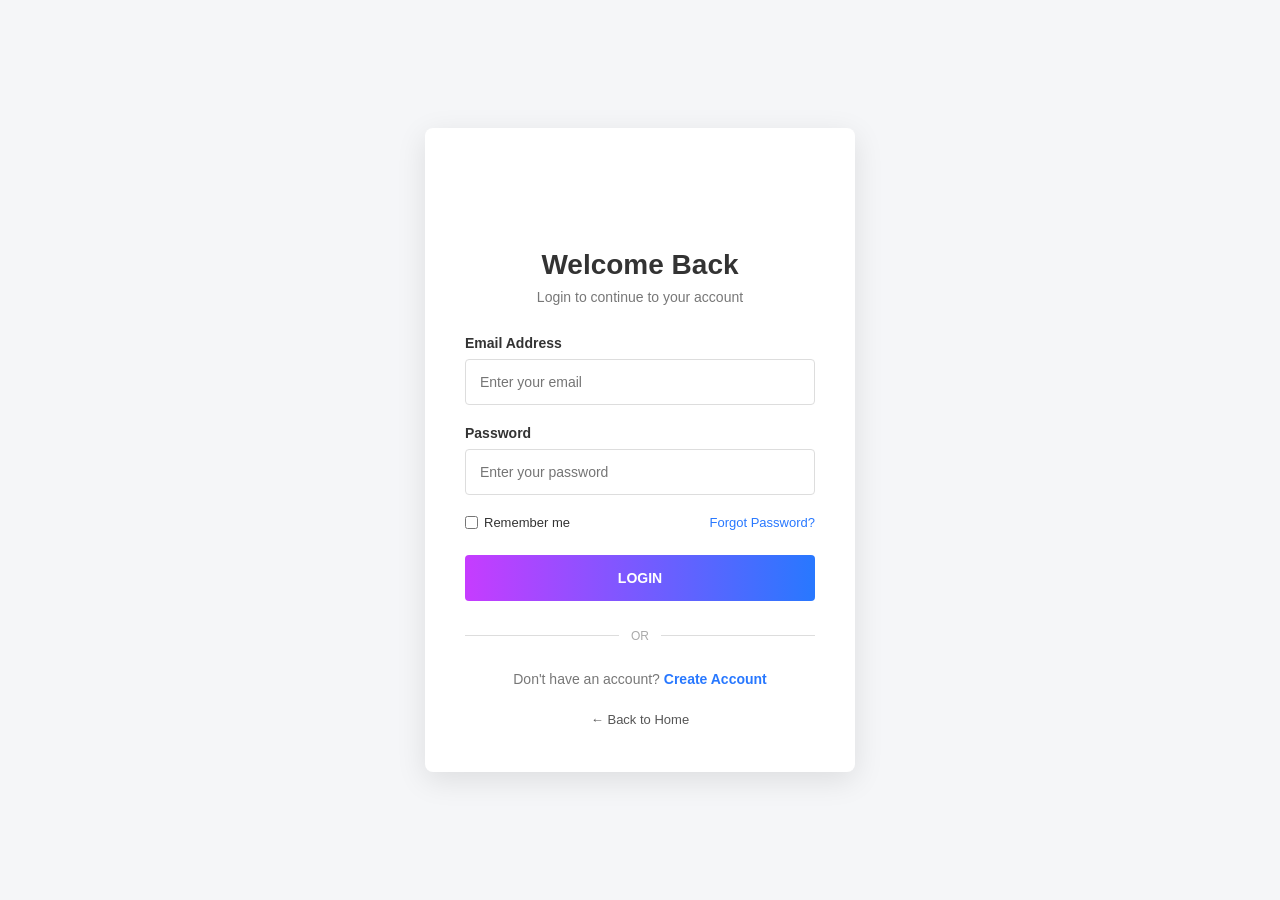
<file: index.html>
<!DOCTYPE html>
<html lang="en">

<head>
    <meta charset="UTF-8">
    <meta name="viewport" content="width=device-width, initial-scale=1.0">

    <title>Login - Wolmart</title>

    <link rel="stylesheet" href="index.css">
    <link rel="icon" href="./favicon-bg.png">
</head>

<body>

    <div class="login-container">

        <div class="login-box">

            <div class="login-logo">
                <img src="./images/Wolmart-logo.png" alt="Wolmart">
            </div>

            <h1>Welcome Back</h1>

            <p class="login-subtitle">
                Login to continue to your account
            </p>

            <form action="./Home.html">

                <div class="form-group">
                    <label for="email">Email Address</label>
                    <input 
                        type="email" 
                        id="email"
                        placeholder="Enter your email"
                        required
                    >
                </div>

                <div class="form-group">
                    <label for="password">Password</label>
                    <input 
                        type="password" 
                        id="password"
                        placeholder="Enter your password"
                        required
                    >
                </div>

                <div class="login-options">

                    <label class="remember">
                        <input type="checkbox">
                        Remember me
                    </label>

                    <a href="#">Forgot Password?</a>

                </div>

                <button type="submit" class="login-btn">
                    LOGIN
                </button>

            </form>

            <div class="divider">
                <span>OR</span>
            </div>

            <p class="signup-text">
                Don't have an account?
                <a href="#">Create Account</a>
            </p>

            <a href="index.html" class="back-home">
                ← Back to Home
            </a>

        </div>

    </div>

</body>

</html>
</file>
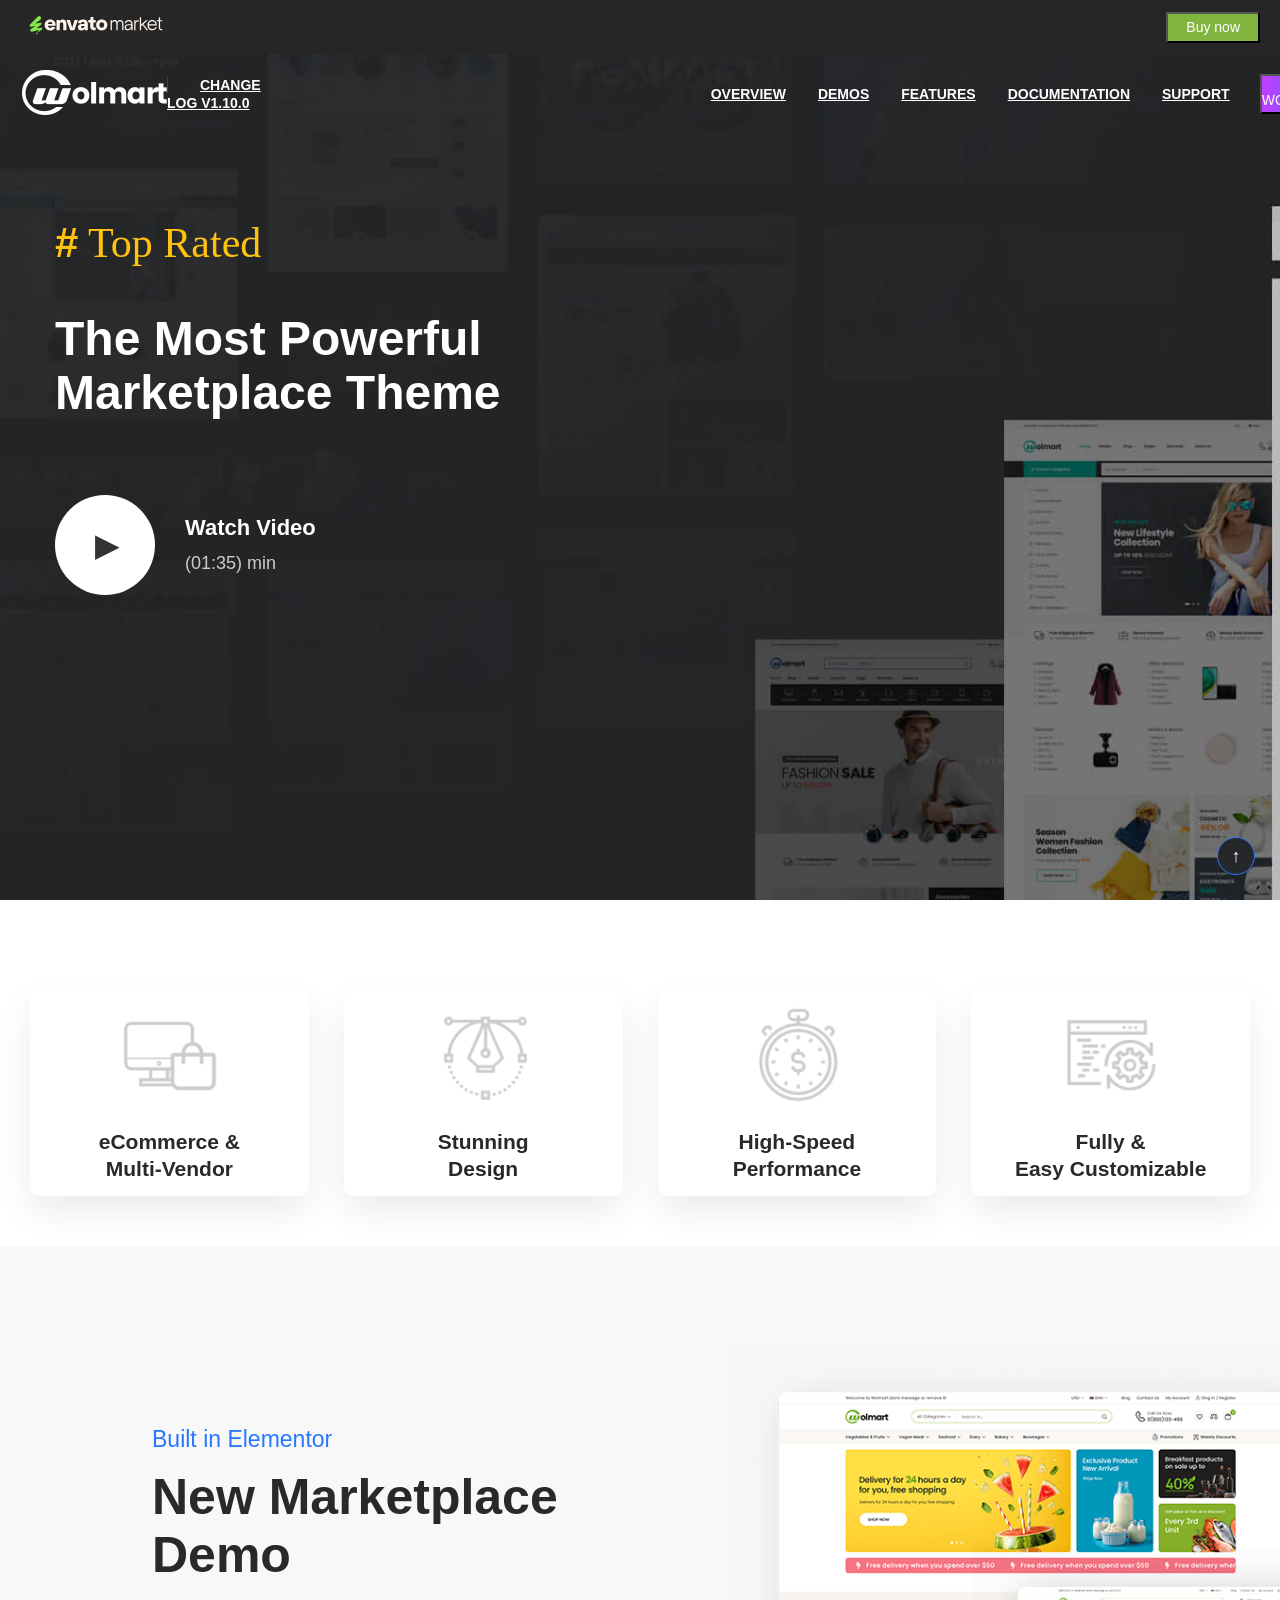
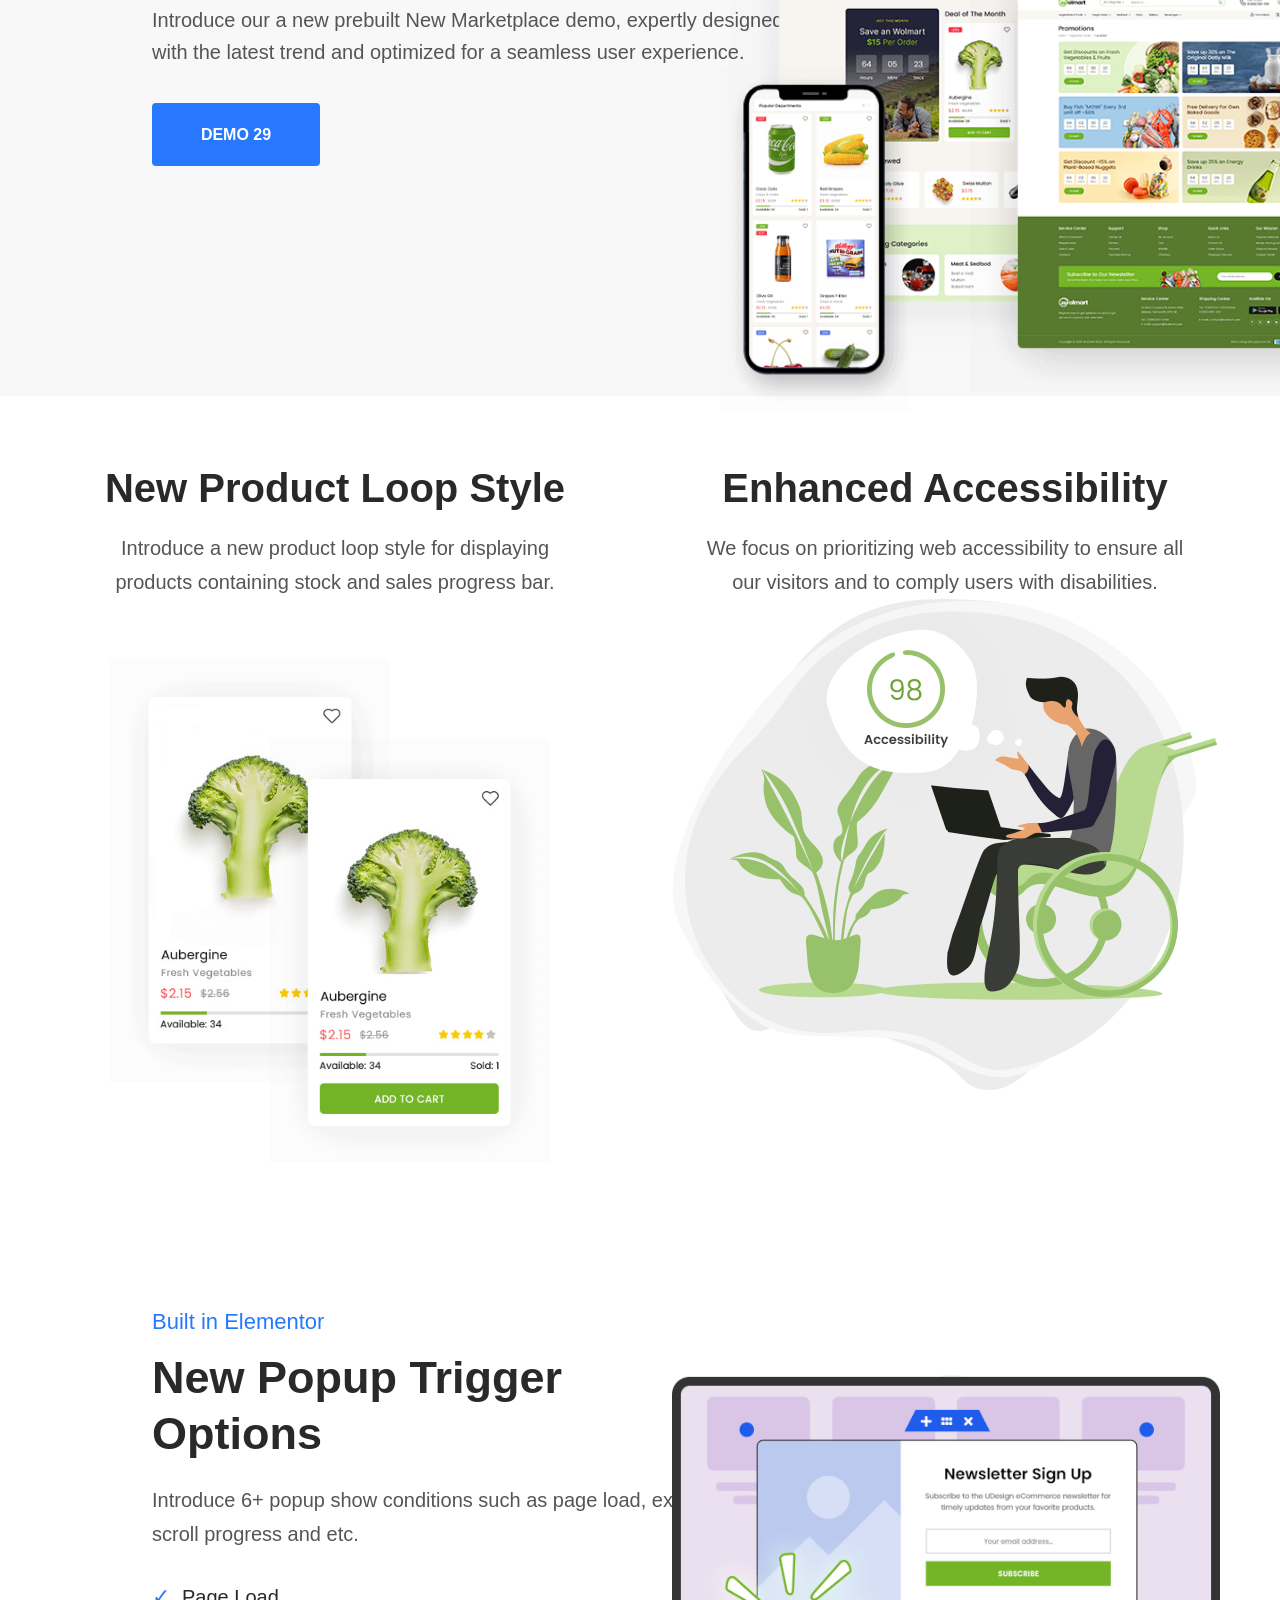
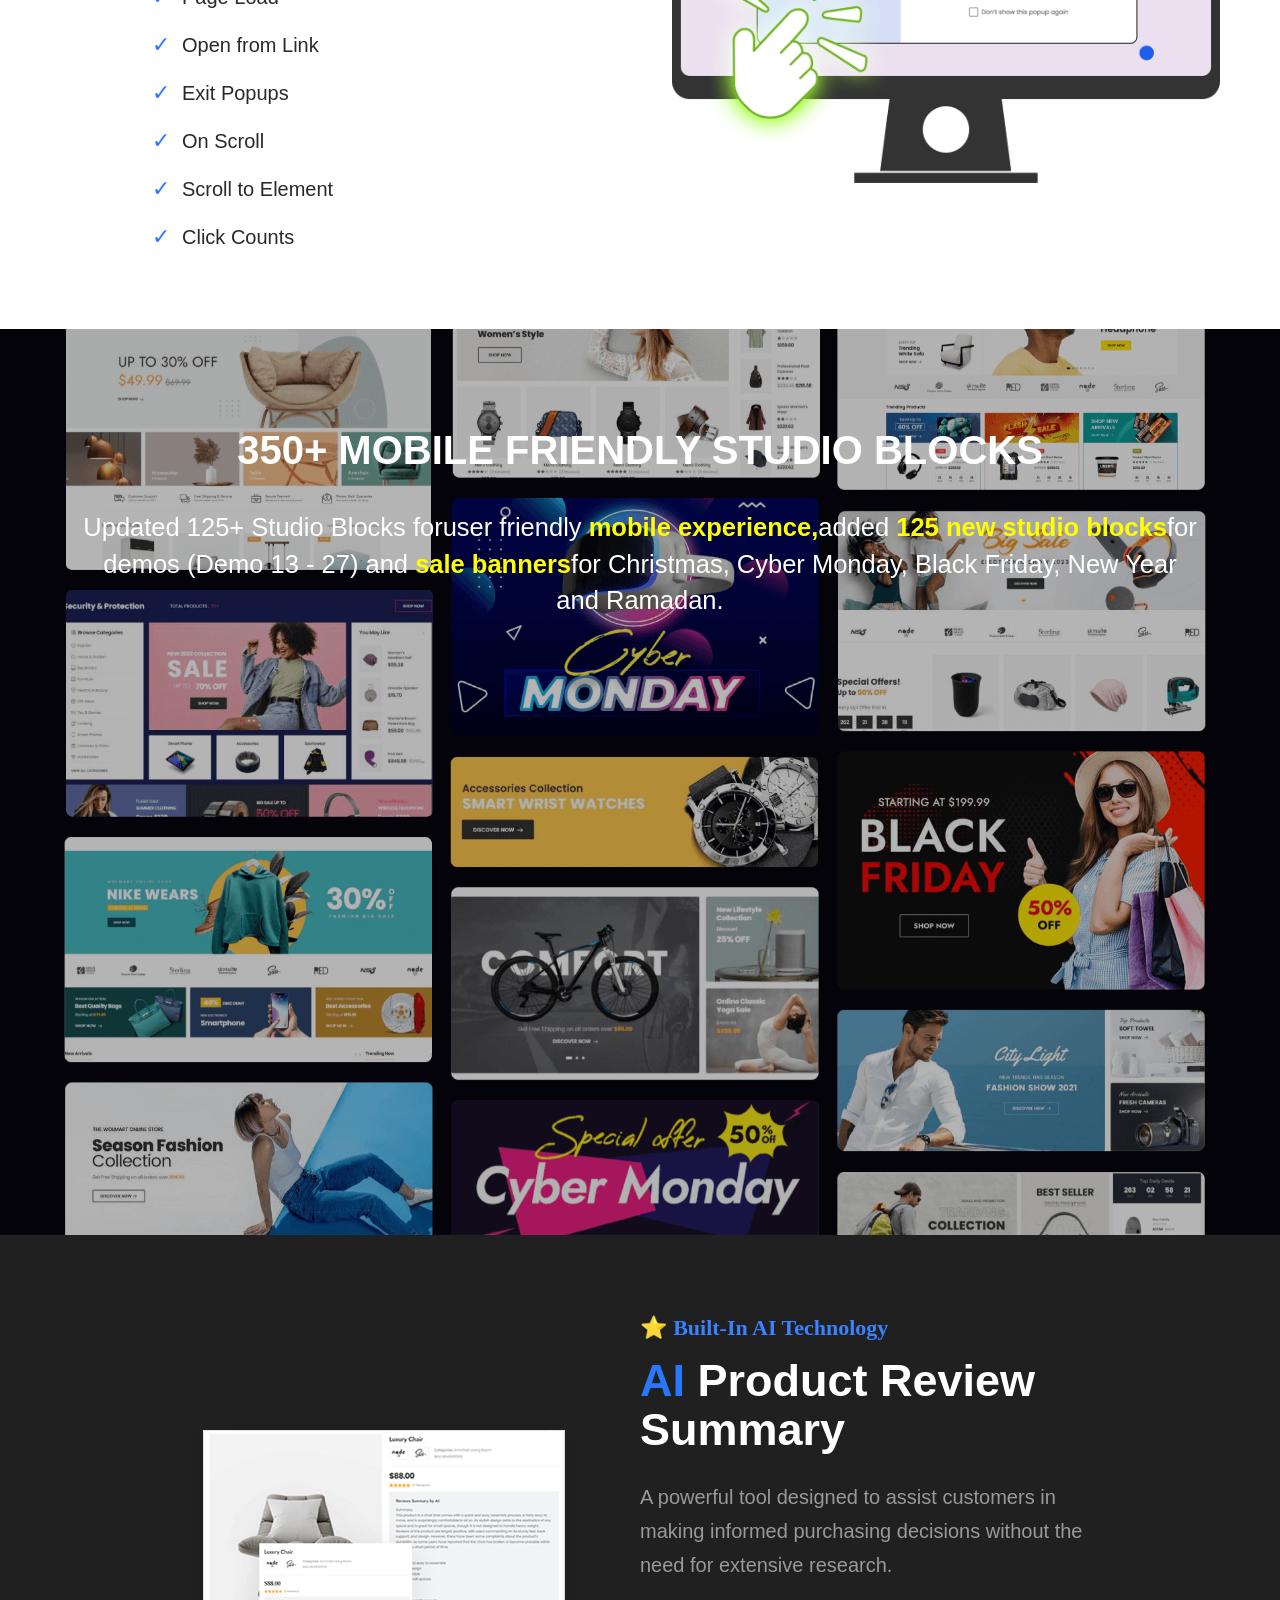
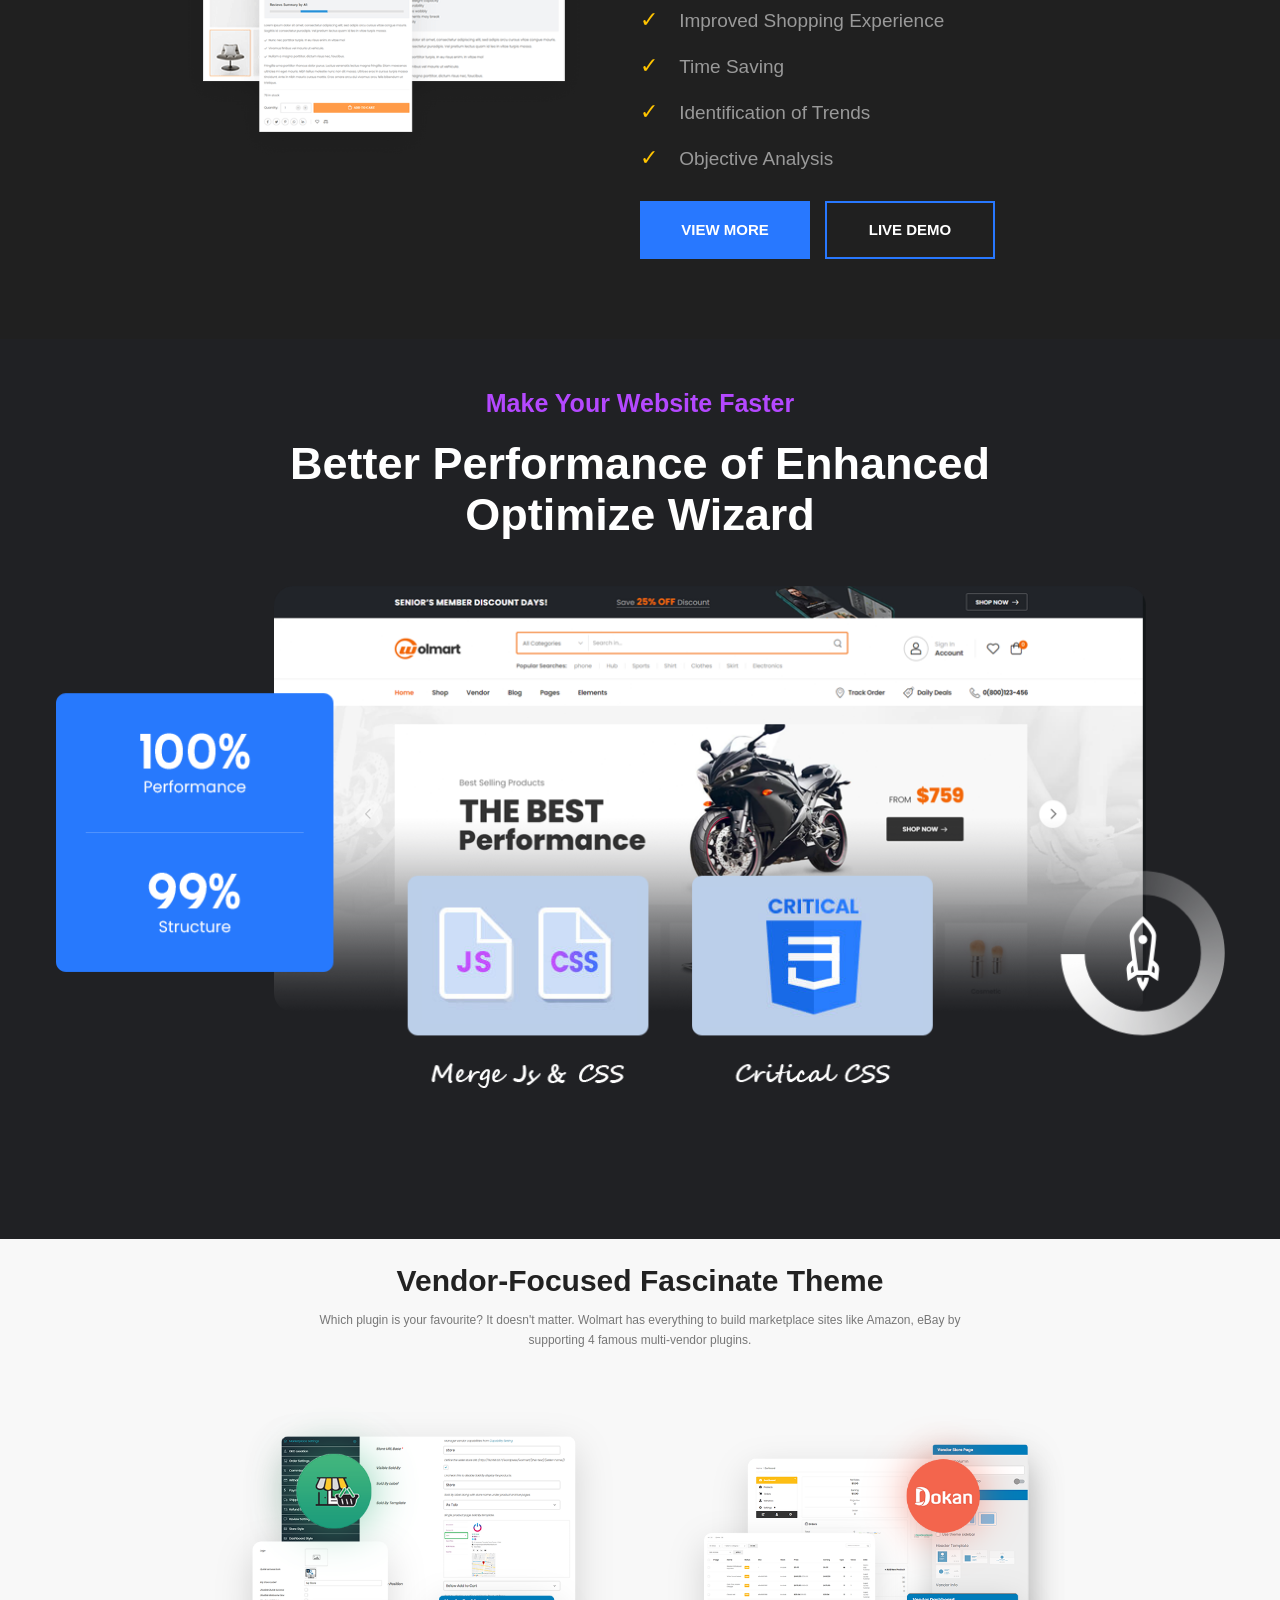
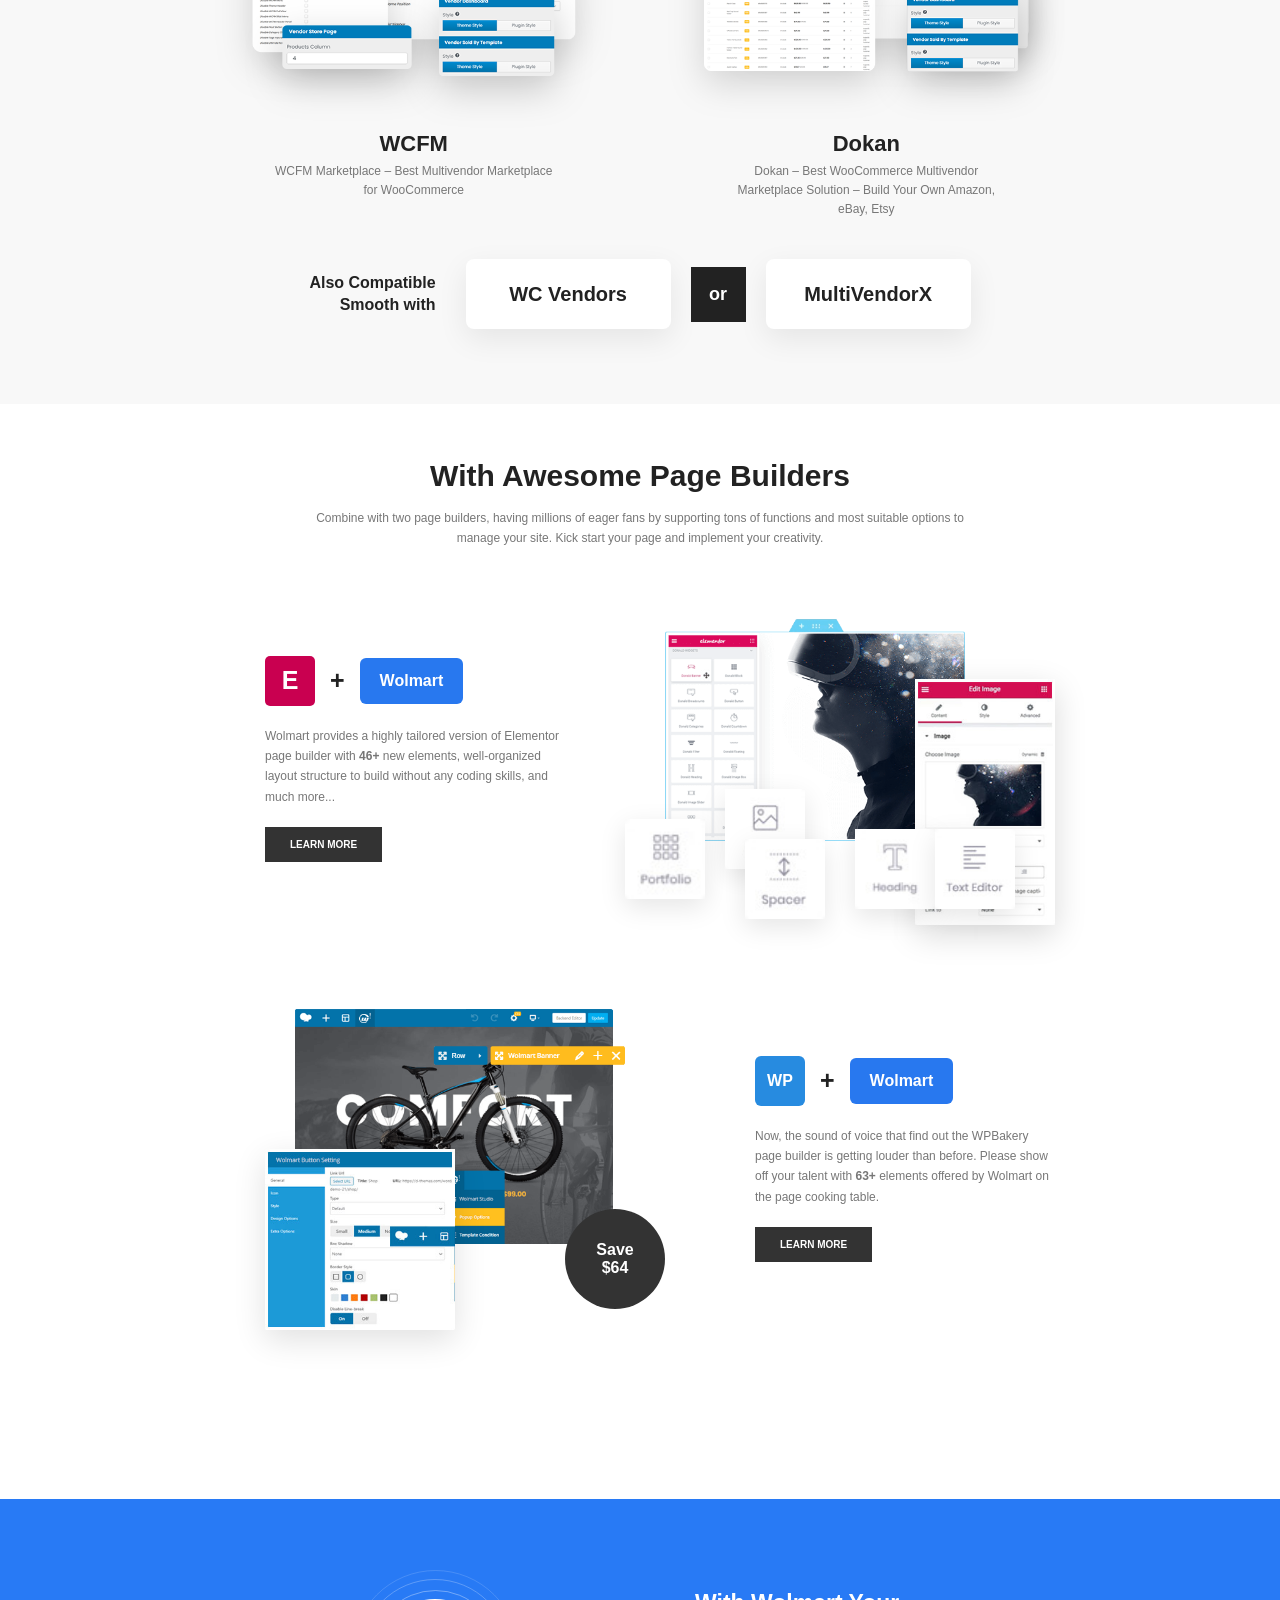
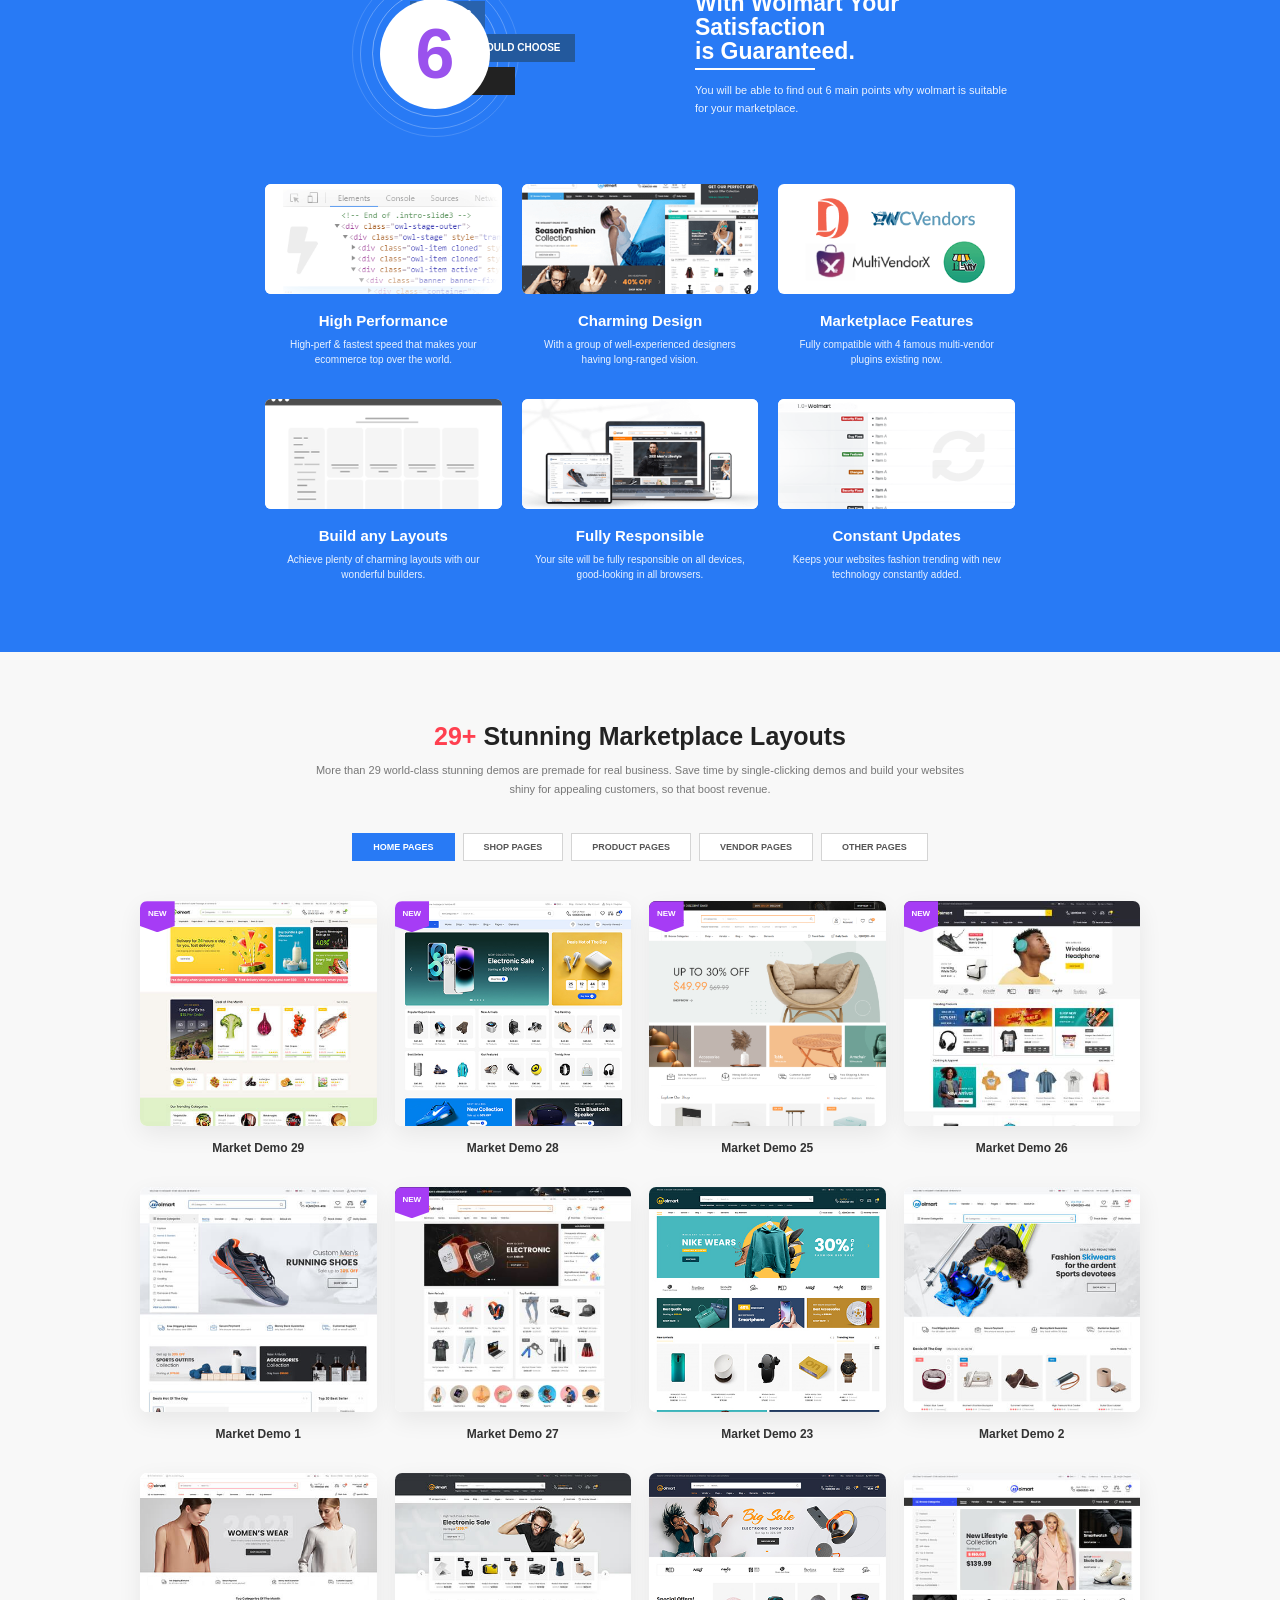
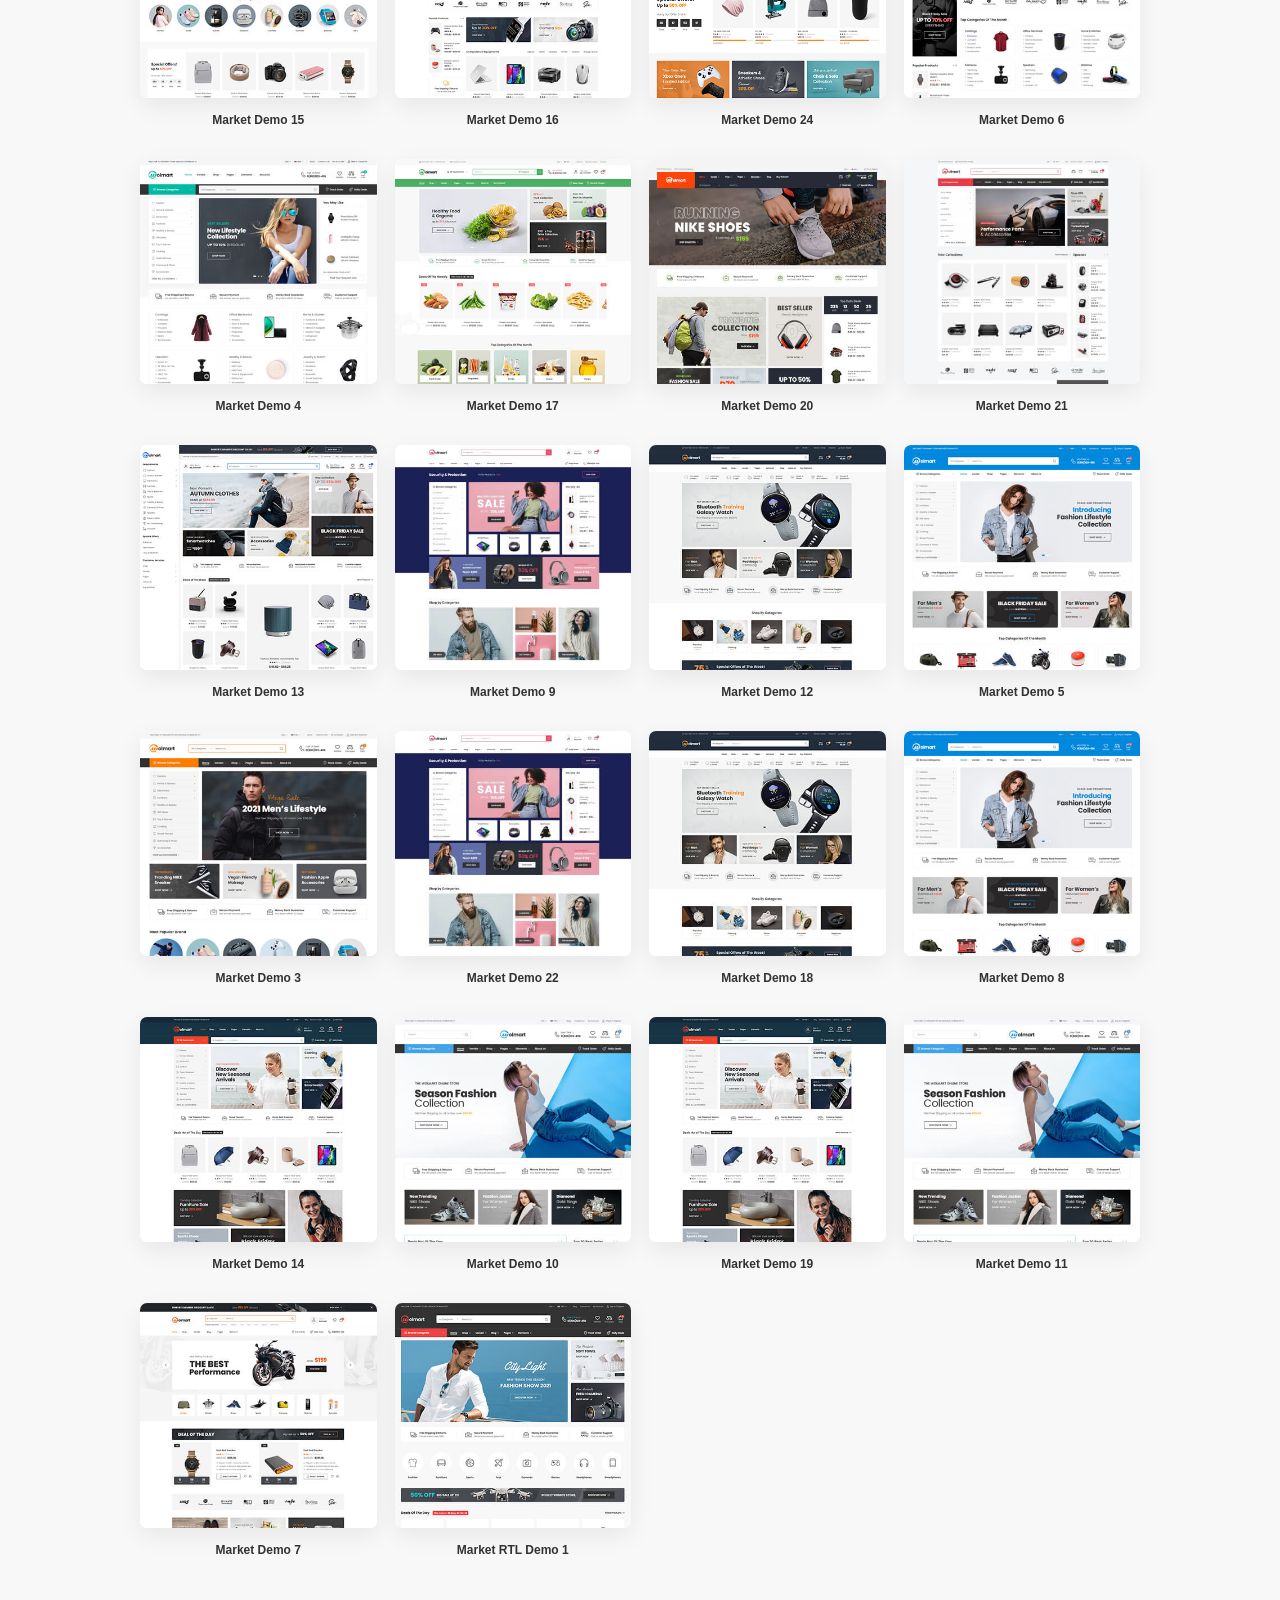
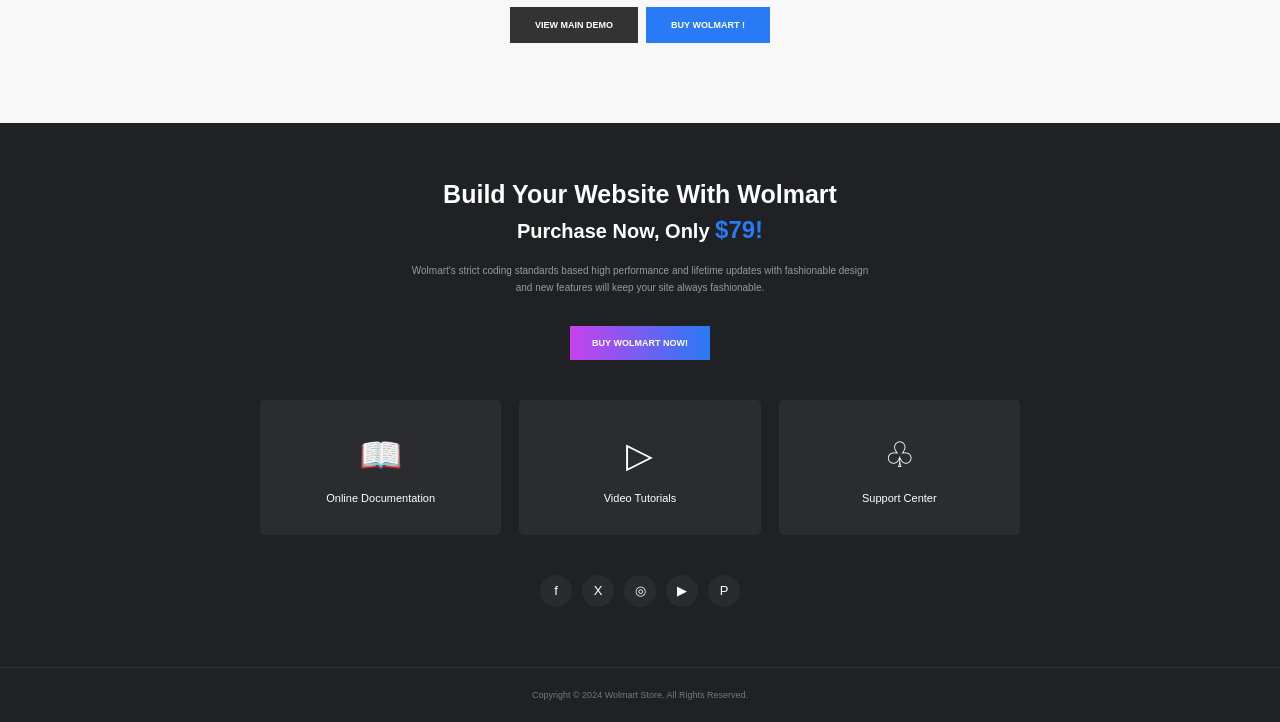
<file: Home.html>
<!DOCTYPE html>
<html lang="en">
<head>
    <meta charset="UTF-8">
    <meta name="viewport" content="width=device-width, initial-scale=1.0">
    <title>Wolmart</title>
    <link rel="stylesheet" href="Home.css">
</head>
<body>

    <div class="top-bar">
    <div class="envato">
        <img src="./images/envato_market_logo.svg">
    </div>

    <button>Buy now</button>
    </div>


    <div class="main-container">

        <!-- NAVBAR -->
        <div class="navbar">

            <div class="logo">
                <img src="./images/Wolmart-logo.png">
            </div>

            <div class="change-log">
                <a href="#">CHANGE LOG V1.10.0</a>
            </div>

            <div class="nav-links">
                <a href="#">OVERVIEW</a>
                <a href="#">DEMOS</a>
                <a href="#">FEATURES</a>
                <a href="#">DOCUMENTATION</a>
                <a href="#">SUPPORT</a>
            </div>

            <button class="buy-wolmart">
                BUY WOLMART !
            </button>

        </div>


        <!-- HERO -->
        <div class="hero-content">

            <div class="top-rated">
                <span>#</span> Top Rated
            </div>

            <h1>
                The Most Powerful<br>
                Marketplace Theme
            </h1>

            <div class="watch-video">
                <div class="play-button">▶</div>

                <div class="video-text">
                    <h3>Watch Video</h3>
                    <p>(01:35) min</p>
                </div>
            </div>

        </div>

    </div>

    <!-- FEATURE CARDS -->
    <div class="features">

        <!-- FEATURE CARD 1 -->
        <div class="feature-card">
            <!-- front side -->
            <div class="feature-card-front">
                <img src="./images/com icon.png">
                <h2>eCommerce &<br>Multi-Vendor</h2>
            </div>
            <!-- back side -->
            <div class="feature-card-back">
                <p>
                    Bring you full compatibility<br>with WooCommerce &<br>multi-vendor plugins.
                </p>
            </div>
        </div>
        <!-- FEATURE CARD 2 -->
        <div class="feature-card">
            <div class="feature-card-front">
                <img src="./images/weight icon.png">
                <h2>Stunning<br>Design</h2>
            </div>
            <div class="feature-card-back">
                <p>
                    Details matter, Quality,<br>not quantity, Trends is what<br>guides us.
                </p>
            </div>
        </div>
        
        <!-- FEATURE CARD 3 -->
        <div class="feature-card">
            <div class="feature-card-front">
                <img src="./images/timer icon.png">
                <h2>High-Speed<br>Performance</h2>
            </div>
            <div class="feature-card-back">
                <p>
                    High quality code and<br>optimization helps theme<br>on high-speed.
                </p>
            </div>
        </div>

        <!-- FEATURE CARD 4 -->
        <div class="feature-card">

            <div class="feature-card-front">
                <img src="./images/mech icon.png">
                <h2>Fully &<br>Easy Customizable</h2>
            </div>
            <div class="feature-card-back">
                <p>
                    Easily customize every<br>
                    part through perfect<br>
                    widgets & options.
                </p>
            </div>
        </div>
    </div>

    <div class="marketplace-section">
        <!-- LEFT CONTENT -->
        <div class="marketplace-content">
            <p class="marketplace-label">Built in Elementor</p>
            <h1>New Marketplace Demo</h1>
            <p class="marketplace-description">
            Introduce our a new prebuilt New Marketplace demo,
            expertly designed with the latest trend and optimized
            for a seamless user experience.
            </p>
            <button class="demo-button">DEMO 29</button>
        </div>

        <!-- RIGHT IMAGES -->
        <div class="marketplace-images">
            <!-- LARGE WEBSITE IMAGE -->
            <img class="marketplace-main-image"
                src="./images/large-website-image.png">
            <!-- SMALL WEBSITE IMAGE -->
            <img class="marketplace-small-image"
                src="./images/small-website-image.png">
            <!-- PHONE IMAGE -->
            <img class="marketplace-phone-image"
                src="./images/phone-image.png">
        </div>
    </div>

    <!-- NEW PRODUCT LOOP + ACCESSIBILITY SECTION -->

    <div class="demo-features">
        <!-- LEFT COLUMN -->
        <div class="demo-column">
            <h2>New Product Loop Style</h2>
            <p>
            Introduce a new product loop style for displaying products
            containing stock and sales progress bar.
            </p>
            <div class="product-images">
                <img class="product-image-1"
                    src="./images/vegetable1.png">
                <img class="product-image-2"
                    src="./images/vegetable2.png">
            </div>
        </div>

        <!-- RIGHT COLUMN -->
        <div class="demo-column">
            <h2>Enhanced Accessibility</h2>
            <p>
                We focus on prioritizing web accessibility to ensure all our
                visitors and to comply users with disabilities.
            </p>
            <div class="accessibility-image">
                <img src="./images/personinwheelchair.png">
            </div>
        </div>
    </div>
    
<!-- ....................................................................................................... -->
    <div class="popup-section">
        <!-- LEFT CONTENT -->
        <div class="popup-content">
            <p class="popup-label">Built in Elementor</p>
            <h2>
                New Popup Trigger<br>
                Options
            </h2>
            <p class="popup-description">
                Introduce 6+ popup show conditions such as page load,
                exit popups, scroll progress and etc.
            </p>
            <div class="popup-options">
                <div class="popup-option">
                    <span>✓</span>
                    <p>Page Load</p>
                </div>
                <div class="popup-option">
                    <span>✓</span>
                    <p>Open from Link</p>
                </div>
                <div class="popup-option">
                    <span>✓</span>
                    <p>Exit Popups</p>
                </div>
                <div class="popup-option">
                    <span>✓</span>
                    <p>On Scroll</p>
                </div>
                <div class="popup-option">
                    <span>✓</span>
                    <p>Scroll to Element</p>
                </div>
                <div class="popup-option">
                    <span>✓</span>
                    <p>Click Counts</p>
                </div>
            </div>
        </div>


        <!-- RIGHT IMAGE -->
        <div class="popup-image">
            <img src="./images/computer image.png">
        </div>

    </div>

    <!-- STUDIO SECTION -->
    <div class="studio-section">
        <div class="studio-overlay">
            <div class="big-font">350+ MOBILE FRIENDLY STUDIO BLOCKS</div>
            <h3 class="big-para">Updated 125+ Studio Blocks foruser friendly <span>mobile experience,</span>added <span>125 new studio blocks</span>for<br>
                demos (Demo 13 - 27) and <span>sale banners</span>for Christmas, Cyber Monday, Black Friday, New Year<br>
                and Ramadan.
            </h3>
        </div>
    </div>

    <!-- AI SECTION -->
    <div class="ai-review-section">

        <div class="ai-review-image">
            <img src="./images/ai-review.png">
        </div>

        <div class="ai-review-content">

            <p class="ai-label">
                ⭐ <span>Built-In AI Technology</span>
            </p>

            <h2>
                <span>AI</span> Product Review<br>
                Summary
            </h2>

            <p class="ai-description">
                A powerful tool designed to assist customers in making informed
                purchasing decisions without the need for extensive research.
            </p>

            <div class="ai-points">
                <p>✓ <span>Improved Shopping Experience</span></p>
                <p>✓ <span>Time Saving</span></p>
                <p>✓ <span>Identification of Trends</span></p>
                <p>✓ <span>Objective Analysis</span></p>
            </div>

            <div class="ai-buttons">
                <button class="view-more">VIEW MORE</button>
                <button class="live-demo">LIVE DEMO</button>
            </div>

        </div>

    </div>
    <!-- ================================================================= -->

    <!-- PERFORMANCE SECTION -->

    <div class="performance-section">

        <div class="performance-content">

            <p class="performance-label">
                Make Your Website Faster
            </p>

            <h2>
                Better Performance of Enhanced<br>
                Optimize Wizard
            </h2>

            <img
                class="bike-image"
                src="./images/bike-image.png"
            >

        </div>
    </div>


    <!-- =========================================================
     PAGE BUILDERS SECTION
     ========================================================= -->

    <!-- =====================================================
         SECTION 1
         VENDOR FOCUSED THEME
    ====================================================== -->

    <section class="vendor-section">


        <!-- Heading -->

        <div class="vendor-heading">

            <h1>
                Vendor-Focused Fascinate Theme
            </h1>

            <p>
                Which plugin is your favourite? It doesn't matter.
                Wolmart has everything to build marketplace sites
                like Amazon, eBay by supporting 4 famous multi-vendor plugins.
            </p>

        </div>



        <!-- Vendor Images -->

        <div class="vendor-container">


            <!-- WCFM -->

            <div class="vendor-item">

                <div class="vendor-image">

                    <img src="./images/homw-image.png"
                         alt="WCFM Marketplace">

                </div>


                <div class="vendor-name">

                    <h2>
                        WCFM
                    </h2>

                    <p>
                        WCFM Marketplace – Best Multivendor Marketplace
                        for WooCommerce
                    </p>

                </div>

            </div>



            <!-- DOKAN -->

            <div class="vendor-item">

                <div class="vendor-image">

                    <img src="./images/dokan-image.png"
                         alt="Dokan Marketplace">

                </div>


                <div class="vendor-name">

                    <h2>
                        Dokan
                    </h2>

                    <p>
                        Dokan – Best WooCommerce Multivendor Marketplace
                        Solution – Build Your Own Amazon, eBay, Etsy
                    </p>

                </div>

            </div>

        </div>



        <!-- Compatible -->

        <div class="compatible">


            <div class="compatible-title">

                Also Compatible
                <br>

                Smooth with

            </div>


            <div class="compatible-item">

                <span>
                    WC Vendors
                </span>

            </div>


            <div class="or">
                or
            </div>


            <div class="compatible-item">

                <span>
                    MultiVendorX
                </span>

            </div>

        </div>

    </section>




    <!-- =====================================================
         SECTION 2
         AWESOME PAGE BUILDERS
    ====================================================== -->

    <section class="builder-section">


        <!-- Main Heading -->

        <div class="section-heading">

            <h1>
                With Awesome Page Builders
            </h1>

            <p>
                Combine with two page builders, having millions of eager
                fans by supporting tons of functions and most suitable
                options to manage your site. Kick start your page and
                implement your creativity.
            </p>

        </div>



        <!-- =================================================
             ROW 1 - ELEMENTOR
        ================================================== -->

        <div class="builder-row">


            <!-- LEFT CONTENT -->

            <div class="builder-content">


                <div class="builder-title">


                    <div class="elementor-icon">
                        E
                    </div>


                    <span>
                        +
                    </span>


                    <div class="wolmart-icon">
                        Wolmart
                    </div>

                </div>



                <p>
                    Wolmart provides a highly tailored version of Elementor
                    page builder with <b>46+</b> new elements,
                    well-organized layout structure to build without any
                    coding skills, and much more...
                </p>



                <button>
                    LEARN MORE
                </button>

            </div>



            <!-- RIGHT IMAGE AREA -->

            <div class="overlap-images">


                <!-- Main girl image -->

                <img src="./images/girl-back.png"
                     class="main-image"
                     alt="Elementor main">


                <!-- Front image -->

                <img src="./images/girl-front.jpg"
                     class="panel-image"
                     alt="Elementor panel">



                <!-- Small floating images -->

                <div class="floating-box box1">

                    <img src="./images/el-1.jpg"
                         alt="Elementor feature">

                </div>



                <div class="floating-box box2">

                    <img src="./images/el-2.jpg"
                         alt="Elementor feature">

                </div>



                <div class="floating-box box3">

                    <img src="./images/el-3.jpg"
                         alt="Elementor feature">

                </div>



                <div class="floating-box box4">

                    <img src="./images/el-6.jpg"
                         alt="Elementor feature">

                </div>



                <div class="floating-box box5">

                    <img src="./images/el-7.jpg"
                         alt="Elementor feature">

                </div>


            </div>

        </div>




        <!-- =================================================
             ROW 2 - WPBAKERY
        ================================================== -->

        <div class="builder-row second-row">


            <!-- LEFT IMAGE AREA -->

            <div class="overlap-images wp-images">


                <!-- Main cycle image -->

                <img src="./images/cycle-back.png"
                     class="wp-main"
                     alt="WPBakery main">


                <!-- Front cycle image -->

                <img src="./images/cycle-front.jpg"
                     class="wp-panel"
                     alt="WPBakery panel">



                <!-- Save circle -->

                <div class="save-circle">

                    Save
                    <br>
                    $64

                </div>


            </div>



            <!-- RIGHT CONTENT -->

            <div class="builder-content">


                <div class="builder-title">


                    <div class="wp-icon">
                        WP
                    </div>


                    <span>
                        +
                    </span>


                    <div class="wolmart-icon">
                        Wolmart
                    </div>

                </div>



                <p>
                    Now, the sound of voice that find out the WPBakery
                    page builder is getting louder than before. Please
                    show off your talent with <b>63+</b> elements offered
                    by Wolmart on the page cooking table.
                </p>



                <button>
                    LEARN MORE
                </button>

            </div>

        </div>


    </section>

    <!-- =====================================================
     WHY CHOOSE WOLMART SECTION
===================================================== -->

    <section class="reasons-section">

        <div class="reasons-container">


            <!-- =========================
                TOP AREA
            ========================== -->

            <div class="reasons-top">


                <!-- LEFT: NUMBER 6 -->

                <div class="reasons-number">

                    <div class="circle-lines">

                        <div class="number-circle">
                            6
                        </div>

                    </div>


                    <div class="reason-labels">

                        <div class="label reasons-label">
                            REASONS
                        </div>

                        <div class="label why-label">
                            WHY YOU SHOULD CHOOSE
                        </div>

                        <div class="label wolmart-label">
                            WOLMART
                        </div>

                    </div>

                </div>



                <!-- RIGHT: HEADING -->

                <div class="reasons-heading">

                    <h2>
                        With Wolmart Your Satisfaction
                        <br>
                        is Guaranteed.
                    </h2>

                    <p>
                        You will be able to find out 6 main points why
                        wolmart is suitable for your marketplace.
                    </p>

                </div>

            </div>



            <!-- =========================
                SIX REASONS
            ========================== -->

            <div class="reasons-grid">


                <!-- =====================
                    CARD 1
                ====================== -->

                <div class="reason-card">

                    <div class="reason-image">

                        <img src="./images/reason1.png"
                            alt="High Performance">

                    </div>

                    <h3>
                        High Performance
                    </h3>

                    <p>
                        High-perf & fastest speed that makes
                        your ecommerce top over the world.
                    </p>

                </div>



                <!-- =====================
                    CARD 2
                ====================== -->

                <div class="reason-card">

                    <div class="reason-image">

                        <img src="./images/reason2.png"
                            alt="Charming Design">

                    </div>

                    <h3>
                        Charming Design
                    </h3>

                    <p>
                        With a group of well-experienced designers
                        having long-ranged vision.
                    </p>

                </div>



                <!-- =====================
                    CARD 3
                ====================== -->

                <div class="reason-card">

                    <div class="reason-image">

                        <img src="./images/reason3.png"
                            alt="Marketplace Features">

                    </div>

                    <h3>
                        Marketplace Features
                    </h3>

                    <p>
                        Fully compatible with 4 famous multi-vendor
                        plugins existing now.
                    </p>

                </div>



                <!-- =====================
                    CARD 4
                ====================== -->

                <div class="reason-card">

                    <div class="reason-image">

                        <img src="./images/reason4.png"
                            alt="Build any Layouts">

                    </div>

                    <h3>
                        Build any Layouts
                    </h3>

                    <p>
                        Achieve plenty of charming layouts with our
                        wonderful builders.
                    </p>

                </div>



                <!-- =====================
                    CARD 5
                ====================== -->

                <div class="reason-card">

                    <div class="reason-image">

                        <img src="./images/reason5.png"
                            alt="Fully Responsible">

                    </div>

                    <h3>
                        Fully Responsible
                    </h3>

                    <p>
                        Your site will be fully responsible on all
                        devices, good-looking in all browsers.
                    </p>

                </div>



                <!-- =====================
                    CARD 6
                ====================== -->

                <div class="reason-card">

                    <div class="reason-image">

                        <img src="./images/reason6.png"
                            alt="Constant Updates">

                    </div>

                    <h3>
                        Constant Updates
                    </h3>

                    <p>
                        Keeps your websites fashion trending with
                        new technology constantly added.
                    </p>

                </div>


            </div>

        </div>

    </section>

    
    <!-- =====================================================
     MARKETPLACE DEMOS SECTION
===================================================== -->

<section class="demos-section">

    <!-- Heading -->

    <div class="demos-heading">

        <h2>
            <span>29+</span> Stunning Marketplace Layouts
        </h2>

        <p>
            More than 29 world-class stunning demos are premade for real business.
            Save time by single-clicking demos and build your websites shiny
            for appealing customers, so that boost revenue.
        </p>

    </div>


    <!-- =================================================
         FILTER BUTTONS
    ================================================== -->

    <div class="demo-filters">

        <button class="filter-btn active">
            HOME PAGES
        </button>

        <button class="filter-btn">
            SHOP PAGES
        </button>

        <button class="filter-btn">
            PRODUCT PAGES
        </button>

        <button class="filter-btn">
            VENDOR PAGES
        </button>

        <button class="filter-btn">
            OTHER PAGES
        </button>

    </div>


    <!-- =================================================
         DEMO GRID
    ================================================== -->

    <div class="demo-grid">


        <!-- Demo 29 -->

        <div class="demo-card">

            <div class="demo-image">

                <span class="new-badge">
                    NEW
                </span>

                <img src="./images/img-1.jpg"
                     alt="Market Demo 29">

            </div>

            <h3>
                Market Demo 29
            </h3>

        </div>



        <!-- Demo 28 -->

        <div class="demo-card">

            <div class="demo-image">

                <span class="new-badge">
                    NEW
                </span>

                <img src="./images/img-2.jpg"
                     alt="Market Demo 28">

            </div>

            <h3>
                Market Demo 28
            </h3>

        </div>



        <!-- Demo 25 -->

        <div class="demo-card">

            <div class="demo-image">

                <span class="new-badge">
                    NEW
                </span>

                <img src="./images/img-3.jpg"
                     alt="Market Demo 25">

            </div>

            <h3>
                Market Demo 25
            </h3>

        </div>



        <!-- Demo 26 -->

        <div class="demo-card">

            <div class="demo-image">

                <span class="new-badge">
                    NEW
                </span>

                <img src="./images/img-4.jpg"
                     alt="Market Demo 26">

            </div>

            <h3>
                Market Demo 26
            </h3>

        </div>



        <!-- Demo 1 -->

        <div class="demo-card">

            <div class="demo-image">

                <img src="./images/img-5.jpg"
                     alt="Market Demo 1">

            </div>

            <h3>
                Market Demo 1
            </h3>

        </div>



        <!-- Demo 27 -->

        <div class="demo-card">

            <div class="demo-image">

                <span class="new-badge">
                    NEW
                </span>

                <img src="./images/img-6.jpg"
                     alt="Market Demo 27">

            </div>

            <h3>
                Market Demo 27
            </h3>

        </div>



        <!-- Demo 23 -->

        <div class="demo-card">

            <div class="demo-image">

                <img src="./images/img-7.jpg"
                     alt="Market Demo 23">

            </div>

            <h3>
                Market Demo 23
            </h3>

        </div>



        <!-- Demo 2 -->

        <div class="demo-card">

            <div class="demo-image">

                <img src="./images/img-8.jpg"
                     alt="Market Demo 2">

            </div>

            <h3>
                Market Demo 2
            </h3>

        </div>



        <!-- Demo 15 -->

        <div class="demo-card">

            <div class="demo-image">

                <img src="./images/img-9.jpg"
                     alt="Market Demo 15">

            </div>

            <h3>
                Market Demo 15
            </h3>

        </div>



        <!-- Demo 16 -->

        <div class="demo-card">

            <div class="demo-image">

                <img src="./images/img10.jpg"
                     alt="Market Demo 16">

            </div>

            <h3>
                Market Demo 16
            </h3>

        </div>



        <!-- Demo 24 -->

        <div class="demo-card">

            <div class="demo-image">

                <img src="./images/img-11.jpg"
                     alt="Market Demo 24">

            </div>

            <h3>
                Market Demo 24
            </h3>

        </div>



        <!-- Demo 6 -->

        <div class="demo-card">

            <div class="demo-image">

                <img src="./images/img12.jpg"
                     alt="Market Demo 6">

            </div>

            <h3>
                Market Demo 6
            </h3>

        </div>



        <!-- Demo 4 -->

        <div class="demo-card">

            <div class="demo-image">

                <img src="./images/img-13.jpg"
                     alt="Market Demo 4">

            </div>

            <h3>
                Market Demo 4
            </h3>

        </div>



        <!-- Demo 17 -->

        <div class="demo-card">

            <div class="demo-image">

                <img src="./images/img-14.jpg"
                     alt="Market Demo 17">

            </div>

            <h3>
                Market Demo 17
            </h3>

        </div>



        <!-- Demo 20 -->

        <div class="demo-card">

            <div class="demo-image">

                <img src="./images/img-15.jpg"
                     alt="Market Demo 20">

            </div>

            <h3>
                Market Demo 20
            </h3>

        </div>



        <!-- Demo 21 -->

        <div class="demo-card">

            <div class="demo-image">

                <img src="./images/img-16.jpg"
                     alt="Market Demo 21">

            </div>

            <h3>
                Market Demo 21
            </h3>

        </div>



        <!-- Demo 13 -->

        <div class="demo-card">

            <div class="demo-image">

                <img src="./images/img-17.jpg"
                     alt="Market Demo 13">

            </div>

            <h3>
                Market Demo 13
            </h3>

        </div>



        <!-- Demo 9 -->

        <div class="demo-card">

            <div class="demo-image">

                <img src="./images/img-18.jpg"
                     alt="Market Demo 9">

            </div>

            <h3>
                Market Demo 9
            </h3>

        </div>



        <!-- Demo 12 -->

        <div class="demo-card">

            <div class="demo-image">

                <img src="./images/img-19.jpg"
                     alt="Market Demo 12">

            </div>

            <h3>
                Market Demo 12
            </h3>

        </div>



        <!-- Demo 5 -->

        <div class="demo-card">

            <div class="demo-image">

                <img src="./images/img-20.jpg"
                     alt="Market Demo 5">

            </div>

            <h3>
                Market Demo 5
            </h3>

        </div>



        <!-- Demo 3 -->

        <div class="demo-card">

            <div class="demo-image">

                <img src="./images/img-21.jpg"
                     alt="Market Demo 3">

            </div>

            <h3>
                Market Demo 3
            </h3>

        </div>



        <!-- Demo 22 -->

        <div class="demo-card">

            <div class="demo-image">

                <img src="./images/img-22.jpg"
                     alt="Market Demo 22">

            </div>

            <h3>
                Market Demo 22
            </h3>

        </div>



        <!-- Demo 18 -->

        <div class="demo-card">

            <div class="demo-image">

                <img src="./images/img-23.jpg"
                     alt="Market Demo 18">

            </div>

            <h3>
                Market Demo 18
            </h3>

        </div>



        <!-- Demo 8 -->

        <div class="demo-card">

            <div class="demo-image">

                <img src="./images/img-24.jpg"
                     alt="Market Demo 8">

            </div>

            <h3>
                Market Demo 8
            </h3>

        </div>



        <!-- Demo 14 -->

        <div class="demo-card">

            <div class="demo-image">

                <img src="./images/img-25.jpg"
                     alt="Market Demo 14">

            </div>

            <h3>
                Market Demo 14
            </h3>

        </div>



        <!-- Demo 10 -->

        <div class="demo-card">

            <div class="demo-image">

                <img src="./images/img-26.jpg"
                     alt="Market Demo 10">

            </div>

            <h3>
                Market Demo 10
            </h3>

        </div>



        <!-- Demo 19 -->

        <div class="demo-card">

            <div class="demo-image">

                <img src="./images/img-27.jpg"
                     alt="Market Demo 19">

            </div>

            <h3>
                Market Demo 19
            </h3>

        </div>



        <!-- Demo 11 -->

        <div class="demo-card">

            <div class="demo-image">

                <img src="./images/img-28.jpg"
                     alt="Market Demo 11">

            </div>

            <h3>
                Market Demo 11
            </h3>

        </div>



        <!-- Demo 7 -->

        <div class="demo-card">

            <div class="demo-image">

                <img src="./images/img-29.jpg"
                     alt="Market Demo 7">

            </div>

            <h3>
                Market Demo 7
            </h3>

        </div>



        <!-- RTL -->

        <div class="demo-card">

            <div class="demo-image">

                <img src="./images/img-30.jpg"
                     alt="Market RTL Demo 1">

            </div>

            <h3>
                Market RTL Demo 1
            </h3>

        </div>


    </div>



    <!-- =================================================
         BOTTOM BUTTONS
    ================================================== -->

    <div class="demo-buttons">

        <button class="main-demo-btn">
            VIEW MAIN DEMO
        </button>

        <button class="buy-demo-btn">
            BUY WOLMART !
        </button>

    </div>

</section>

<!-- =====================================================
     FINAL CTA + FOOTER
===================================================== -->

<section class="final-section">


    <!-- =========================
         MAIN CTA
    ========================== -->

    <div class="final-content">

        <h2>
            Build Your Website With Wolmart
        </h2>

        <h3>
            Purchase Now, Only
            <span>$79!</span>
        </h3>


        <p>
            Wolmart's strict coding standards based high performance
            and lifetime updates with fashionable design
            <br>
            and new features will keep your site always fashionable.
        </p>


        <button class="buy-wolmart-btn">
            BUY WOLMART NOW!
        </button>

    </div>



    <!-- =========================
         THREE FEATURES
    ========================== -->

    <div class="footer-features">


        <!-- Documentation -->

        <div class="footer-card">

            <div class="footer-icon">
                📖
            </div>

            <h4>
                Online Documentation
            </h4>

        </div>



        <!-- Video Tutorials -->

        <div class="footer-card">

            <div class="footer-icon">
                ▷
            </div>

            <h4>
                Video Tutorials
            </h4>

        </div>



        <!-- Support -->

        <div class="footer-card">

            <div class="footer-icon">
                ♧
            </div>

            <h4>
                Support Center
            </h4>

        </div>

    </div>



    <!-- =========================
         SOCIAL MEDIA
    ========================== -->

    <div class="social-icons">

        <a href="#" class="social">
            f
        </a>

        <a href="#" class="social">
            X
        </a>

        <a href="#" class="social">
            ◎
        </a>

        <a href="#" class="social">
            ▶
        </a>

        <a href="#" class="social">
            P
        </a>

    </div>



    <!-- =========================
         COPYRIGHT
    ========================== -->

    <div class="copyright">

        Copyright © 2024 Wolmart Store.
        All Rights Reserved.

    </div>



    <!-- =========================
         BACK TO TOP
    ========================== -->

    <button
        class="back-to-top"
        onclick="window.scrollTo({
            top: 0,
            behavior: 'smooth'
        })">

        ↑

    </button>


</section>
<script>
    const navbar = document.querySelector(".navbar");
    const mainContainer = document.querySelector(".main-container");

    window.addEventListener("scroll", function () {

        const containerBottom = mainContainer.getBoundingClientRect().bottom;

        if (containerBottom <= 54) {
            navbar.classList.add("fixed-navbar");
        } else {
            navbar.classList.remove("fixed-navbar");
        }

    });
</script>
</body>
</html>
</file>
<file: index.css>
* {
    margin: 0;
    padding: 0;
    box-sizing: border-box;
}

body {
    font-family: Arial, sans-serif;
    background: #f5f6f8;
    color: #333;
}

/* MAIN CONTAINER */

.login-container {
    min-height: 100vh;

    display: flex;
    justify-content: center;
    align-items: center;

    padding: 30px;
}

/* LOGIN BOX */

.login-box {
    width: 430px;

    background: white;

    padding: 45px 40px;

    border-radius: 8px;

    box-shadow: 0 8px 30px rgba(0, 0, 0, 0.10);
}

/* LOGO */

.login-logo {
    text-align: center;
    margin-bottom: 25px;
}

.login-logo img {
    width: 150px;
    height: auto;
}

/* HEADING */

.login-box h1 {
    text-align: center;
    font-size: 28px;
    margin-bottom: 8px;
}

.login-subtitle {
    text-align: center;
    color: #777;
    font-size: 14px;
    margin-bottom: 30px;
}

/* FORM */

.form-group {
    margin-bottom: 20px;
}

.form-group label {
    display: block;

    font-size: 14px;
    font-weight: 600;

    margin-bottom: 8px;
}

.form-group input {
    width: 100%;
    height: 46px;

    border: 1px solid #ddd;
    border-radius: 4px;

    padding: 0 14px;

    font-size: 14px;

    outline: none;
}

.form-group input:focus {
    border-color: #2878ff;
}

/* LOGIN OPTIONS */

.login-options {
    display: flex;
    justify-content: space-between;
    align-items: center;

    margin-bottom: 25px;

    font-size: 13px;
}

.remember {
    display: flex;
    align-items: center;
    gap: 6px;
}

.login-options a {
    color: #2878ff;
    text-decoration: none;
}

/* LOGIN BUTTON */

.login-btn {
    width: 100%;
    height: 46px;

    border: none;
    border-radius: 4px;

    background: linear-gradient(to right, #c63cff, #2878ff);

    color: white;

    font-size: 14px;
    font-weight: 600;

    cursor: pointer;
}

.login-btn:hover {
    opacity: 0.9;
}

/* DIVIDER */

.divider {
    display: flex;
    align-items: center;

    margin: 28px 0;

    color: #aaa;
    font-size: 12px;
}

.divider::before,
.divider::after {
    content: "";

    flex: 1;

    height: 1px;

    background: #ddd;
}

.divider span {
    padding: 0 12px;
}

/* SIGN UP */

.signup-text {
    text-align: center;

    font-size: 14px;

    color: #777;
}

.signup-text a {
    color: #2878ff;
    text-decoration: none;
    font-weight: 600;
}

/* BACK HOME */

.back-home {
    display: block;

    text-align: center;

    margin-top: 25px;

    color: #555;

    font-size: 13px;

    text-decoration: none;
}

.back-home:hover {
    color: #2878ff;
}
</file>
<file: Home.css>
*{
    margin: 0px;
    padding: 0px;
    box-sizing: border-box;
}
.top-bar{
    height: 54px;
    width: 100%;
    background-color: rgb(38, 38, 38);
    display: flex;
    justify-content: space-between;
    align-items: center;
    padding: 0 20px;
    position: fixed;
    top: 0;
    left: 0;
    z-index: 1000;
}
.envato img{
    height: 18px;
    width: 152px;
}
.top-bar button{
    height: 31px;
    width: 93.7px;
    background-color: rgb(130, 180, 64);
    color: rgb(255, 255, 255);
    text-align: center;
    font-size: 14px;
}
.main-container{
    min-height: 900px;
    width: 100%;
    background-image: url(./images/mainposterr.jpg);
    background-repeat: no-repeat;
    background-size: cover;
    background-color: lightslategray;
    padding-top: 54px;
}
.navbar {
    height: 80px;
    width: 100%;

    display: flex;
    align-items: center;

    padding: 0 22px;

    position: relative;
    z-index: 999;

    background-color: transparent;
}
.navbar.fixed-navbar {
    position: fixed;
    top: 54px;
    left: 0;
    width: 100%;

    background-color: #222427;

    z-index: 999;

    box-shadow: 0 2px 10px rgba(0, 0, 0, 0.2);
}
.logo img{
    height: 45px;
    width: 145px;
}
.change-log a{
    font-size: 14px;
    font-weight: 600;
    color: rgb(255, 255, 255);
    border-left: 1px solid #444;
    padding-left: 32px;
}
.nav-links{
    display: flex;
    align-items: center;
    column-gap: 32px;
    padding-left: 450px;
    padding-right: 30px;

}
.nav-links a{
    font-size: 14px;
    font-weight: 600;
    color: rgb(255, 255, 255);
}
.buy-wolmart{
    height: 40px;
    width: 140.683px;
    background: linear-gradient(to right, #c63cff, #2878ff);
    color: rgb(255, 255, 255);
    text-align: center;
    font-size: 14px;
}
hr {
    border: none;
    border-top: 1px solid #444;
}
/* HERO CONTENT */

.hero-content {
    width: 600px;
    margin-left: 55px;
    padding-top: 85px;
}

.top-rated {
    color: #ffc20e;
    font-family: "Segoe Script", cursive;
    font-size: 42px;
    font-weight: 500;
    margin-bottom: 45px;
}

.top-rated span {
    font-family: Arial, sans-serif;
    font-weight: bold;
}

.hero-content h1 {
    color: white;
    font-family: Arial, sans-serif;
    font-size: 48px;
    line-height: 1.12;
    font-weight: 800;
    margin: 0;
}

.watch-video {
    display: flex;
    align-items: center;
    margin-top: 75px;
}

.play-button {
    width: 100px;
    height: 100px;
    border-radius: 50%;
    background-color: white;
    color: #333;

    display: flex;
    align-items: center;
    justify-content: center;

    font-size: 32px;
    padding-left: 5px;
}

.video-text {
    margin-left: 30px;
}

.video-text h3 {
    color: white;
    font-size: 22px;
    font-weight: 700;
    margin-bottom: 12px;
}

.video-text p {
    color: #ccc;
    font-size: 18px;
    margin: 0;
}


.features{
    width: 100%;
    padding: 90px 30px 50px 30px;
    display: flex;
    gap: 35px;
    perspective: 1000px;
}
.feature-card {
    height: 206px;
    width: 25%;
    position: relative;
    transform-style: preserve-3d;
    transition: transform 0.8s;
}
.feature-card:hover {

    transform: rotateY(180deg);

}
.feature-card-front,.feature-card-back {        
    width: 100%;
    height: 100%;
    position: absolute;
    top: 0;
    left: 0;
    border-radius: 10px;
    backface-visibility: hidden;
}
.feature-card-front{
    border-radius: 10px;
    background-color: white;
    display: flex;
    flex-direction: column;
    justify-content: center;
    align-items: center;
    text-align: center;
    box-shadow: 0 15px 35px rgba(0, 0, 0, 0.08);
}
.feature-card-front img {
    width: 100px;
    height: 100px;
    object-fit: contain;
    margin-bottom: 25px;
}
.feature-card-front h2 {
    margin: 0;
    font-size: 21px;
    line-height: 1.25;
    font-weight: 700;
    color: #292929;
}
.feature-card-back {
    background: linear-gradient(135deg, #347cff,#d43fff);
    display: flex;
    justify-content: center;
    align-items: center;
    text-align: center;
    transform: rotateY(180deg);
}
.feature-card-back p {
    margin: 0;
    color: white;
    font-size: 21px;
    line-height: 1.8;
}

.marketplace-section{
    width: 100%;
    min-height: 700px;
    display: flex;
    padding: 100px 30px;
    background-color: #f8f8f8;
}
.marketplace-content{
    width: 50%;
    padding-left: 10%;
    padding-top: 80px;
}
.marketplace-label{
    color: #2878ff;
    font-size: 23px;
    margin-bottom: 15px;
}
.marketplace-content h1{
    font-size: 50px;
    color: #292929;
    margin-bottom: 20px;
}
.marketplace-description{
    width: 650px;
    color: #555;
    font-size: 20px;
    line-height: 1.6;
    margin-bottom: 35px;
}
.demo-button{
    width: 168px;
    height: 63px;
    border: none;
    border-radius: 4px;
    background-color: #2878ff;
    color: white;
    font-size: 16px;
    font-weight: bold;
}
.marketplace-images {
    width: 50%;
    position: relative;
    min-height: 550px;
}
.marketplace-main-image {
    position: absolute;
    width: 620px;
    top: 0;
    left: 90px;
    z-index: 1;
}
.marketplace-small-image {
    position: absolute;
    width: 420px;
    top: 200px;
    left: 330px;
    z-index: 2;
    
}
.marketplace-phone-image {
    position: absolute;
    width: 190px;
    top: 320px;
    left: 80px;
    z-index: 3;
    
}
.marketplace-section:hover .marketplace-small-image {
    animation: smallMove 1.5s ease-in-out infinite alternate;
}
@keyframes smallMove {
    from {
        transform: translateY(0);
    }
    to {
        transform: translateY(-20px);
    }
}
.marketplace-section:hover .marketplace-phone-image {
    animation: phoneMove 1.5s ease-in-out infinite alternate;
}
@keyframes phoneMove {
    from {
        transform: translateY(0);
    }
    to {
        transform: translateY(-20px);
    }
}

.demo-features {
    width: 100%;
    display: flex;
    padding: 70px 30px;
    background-color: white;
}
.demo-column {
    width: 50%;
    text-align: center;
}
.product-images {
    width: 100%;
    height: 520px;
    position: relative;
    margin-top: 40px;
}
.product-image-1 {
    position: absolute;
    width: 280px;
    top: 20px;
    left: 80px;
    z-index: 1;
}
.product-image-2 {
    position: absolute;
    width: 280px;
    top: 100px;
    left: 240px;
    z-index: 2;
}
.demo-column h2 {
    font-size: 40px;
    color: #292929;
    margin-bottom: 20px;
}
.demo-column p {
    width: 80%;
    margin: 0 auto;
    font-size: 20px;
    line-height: 1.7;
    color: #555;
}


/* ==============================
   POPUP TRIGGER SECTION
   ============================== */

.popup-section {
    width: 100%;
    min-height: 700px;
    display: flex;
    padding: 70px 30px;
    background-color: #ffffff;
}


/* ==============================
   LEFT SIDE
   ============================== */

.popup-content {
    width: 50%;
    padding-left: 10%;
    padding-top: 10px;
}

.popup-label {
    color: #2878ff;
    font-size: 22px;
    margin: 0 0 15px 0;
}

.popup-content h2 {
    color: #292929;
    font-size: 45px;
    line-height: 1.25;
    margin: 0 0 20px 0;
}

.popup-description {
    width: 650px;
    color: #555555;
    font-size: 20px;
    line-height: 1.7;
    margin: 0;
}


/* ==============================
   POPUP OPTIONS
   ============================== */

.popup-options {
    display: flex;
    flex-direction: column;
    gap: 25px;
    margin-top: 35px;
}

.popup-option {
    display: flex;
    align-items: center;
    gap: 12px;

    opacity: 0;
    transform: translateY(20px);
    animation: showOption 0.8s ease forwards;
}
@keyframes showOption {
    from {
        opacity: 0;
        transform: translateY(20px);
    }

    to {
        opacity: 1;
        transform: translateY(0);
    }
}
.popup-option:nth-child(1) {
    animation-delay: 0s;
}
.popup-option:nth-child(2) {
    animation-delay: 0.30s;
}
.popup-option:nth-child(3) {
    animation-delay: 1s;
}
.popup-option:nth-child(4) {
    animation-delay: 1.5s;
}
.popup-option:nth-child(5) {
    animation-delay: 2s;
}
.popup-option:nth-child(6) {
    animation-delay: 2.5s;
}

.popup-option span {
    color: #2878ff;
    font-size: 22px;
    line-height: 1;
}

.popup-option p {
    margin: 0;
    color: #292929;
    font-size: 20px;
}


/* ==============================
   RIGHT SIDE
   ============================== */

.popup-image {
    width: 50%;
    display: flex;
    justify-content: center;
    align-items: center;
}

.popup-image img {
    width: 90%;
    max-width: 750px;
    height: auto;
}

/* ==============================
   STUDIO SECTION
   ============================== */
/* =========================================================
   STUDIO SECTION
   ========================================================= */

.studio-section {
    width: 100%;
    height: 905.725px;

    background-image: url("./images/studio-image.png");
    background-size: cover;
    background-position: center;
    background-repeat: no-repeat;

    position: relative;
}


/* =========================================================
   STICKY CONTENT
   ========================================================= */

.studio-overlay {
    width: 100%;

    position: sticky;
    top: 54px;

    padding: 96.55px 10px 48.275px 10px;

    box-sizing: border-box;

    display: flex;
    flex-direction: column;
    align-items: center;

    z-index: 10;
}


/* =========================================================
   TITLE
   ========================================================= */

.big-font {
    margin: 0 0 35px 0;

    font-size: 40px;
    line-height: 1.2;

    color: rgb(255, 255, 255);
    text-align: center;
    font-weight: 600;
}


/* =========================================================
   DESCRIPTION
   ========================================================= */

.big-para {
    margin: 0;

    color: rgb(255, 255, 255);
    text-align: center;

    font-size: 25.5px;
    line-height: 1.45;
    font-weight: 400;
}

.big-para span {
    color: yellow;
    font-size: 25.5px;
    font-weight: 700;
}
.ai-review-section {
    width: 100%;
    min-height: 650px;
    background-color: #202020;

    display: flex;
    align-items: center;

    padding: 80px 10%;
}

.ai-review-image {
    width: 50%;

    display: flex;
    justify-content: center;
    align-items: center;
}

.ai-review-image img {
    width: 80%;
    max-width: 550px;
    height: auto;
}

.ai-review-content {
    width: 50%;
}

.ai-label {
    font-size: 22px;
    margin: 0 0 15px 0;
}

.ai-label span {
    color: #3b82ff;
    font-family: cursive;
    font-weight: bold;
}

.ai-review-content h2 {
    color: white;
    font-size: 45px;
    line-height: 1.1;
    margin: 0 0 25px 0;
}

.ai-review-content h2 span {
    color: #2878ff;
}

.ai-description {
    width: 90%;
    color: #999;
    font-size: 20px;
    line-height: 1.7;
    margin: 0 0 25px 0;
}

.ai-points {
    display: flex;
    flex-direction: column;
    gap: 20px;
    margin-bottom: 30px;
}

.ai-points p {
    margin: 0;
    color: #ffc400;
    font-size: 22px;
}

.ai-points p span {
    color: #999;
    margin-left: 15px;
    font-size: 19px;
}

.ai-buttons {
    display: flex;
    gap: 15px;
}

.view-more,
.live-demo {
    width: 170px;
    height: 58px;
    font-size: 15px;
    font-weight: bold;
    cursor: pointer;
}

.view-more {
    border: none;
    background-color: #2878ff;
    color: white;
}

.live-demo {
    background-color: transparent;
    border: 2px solid #2878ff;
    color: white;
}

/* =========================================================
   COMMON
   ========================================================= */

/* =========================================================
   PERFORMANCE SECTION
   ========================================================= */

.performance-section {
    width: 100%;
    height: 900px;

    background-color: #202124;

    position: relative;

    overflow: hidden;
}


/* =========================================================
   CONTENT
   ========================================================= */

.performance-content {
    width: 100%;
    height: 100%;

    text-align: center;

    padding-top: 50px;

    position: relative;
}


/* =========================================================
   SMALL HEADING
   ========================================================= */

.performance-label {
    margin: 0 0 20px 0;

    color: #b448ff;

    font-size: 25px;
    font-weight: 700;
}


/* =========================================================
   MAIN HEADING
   ========================================================= */

.performance-content h2 {
    margin: 0;

    color: white;

    font-size: 45px;
    line-height: 1.15;

    font-weight: 700;
}


/* =========================================================
   COMPLETE BIKE IMAGE
   ========================================================= */

.bike-image {
    display: block;

    width: 1170px;
    height: auto;

    margin: 45px auto 0 auto;
}

/* =========================================================
   PAGE BUILDERS SECTION
   ========================================================= */
/* =========================================================
   RESET
========================================================= */

* {
    margin: 0;
    padding: 0;
    box-sizing: border-box;
}


body {
    font-family: Arial, Helvetica, sans-serif;
    color: #222;
    background: white;
}


/* =========================================================
   SECTION 1
   VENDOR SECTION
========================================================= */

.vendor-section {

    width: 100%;

    background: #f8f8f8;

    padding: 25px 0 75px;
}


/* ---------------------------------------------------------
   Vendor Heading
--------------------------------------------------------- */

.vendor-heading {

    width: 650px;

    max-width: 90%;

    margin: 0 auto;

    text-align: center;
}


.vendor-heading h1 {

    font-size: 30px;

    font-weight: 700;

    color: #222;

    margin-bottom: 12px;
}


.vendor-heading p {

    font-size: 12px;

    line-height: 1.7;

    color: #777;
}


/* ---------------------------------------------------------
   Vendor Container
--------------------------------------------------------- */

.vendor-container {

    width: 850px;

    max-width: 90%;

    margin: 55px auto 40px;

    display: flex;

    justify-content: space-between;

    align-items: flex-start;

    gap: 55px;
}


/* ---------------------------------------------------------
   Vendor Item
--------------------------------------------------------- */

.vendor-item {

    width: 50%;

    text-align: center;
}


/* ---------------------------------------------------------
   Vendor Image
--------------------------------------------------------- */

.vendor-image {

    width: 100%;

    height: 320px;

    display: flex;

    align-items: center;

    justify-content: center;

    overflow: visible;
}


/*
    IMPORTANT:

    Each vendor image is already a complete
    composition.

    Therefore we use only ONE <img>.
*/

.vendor-image img {

    width: 500px;

    max-width: 100%;

    height: auto;

    display: block;
}


/* ---------------------------------------------------------
   Vendor Name
--------------------------------------------------------- */

.vendor-name {

    margin-top: 5px;
}


.vendor-name h2 {

    font-size: 22px;

    font-weight: 700;

    margin-bottom: 5px;
}


.vendor-name p {

    width: 280px;

    margin: 0 auto;

    font-size: 12px;

    line-height: 1.6;

    color: #777;
}


/* ---------------------------------------------------------
   Compatible
--------------------------------------------------------- */

.compatible {

    width: 700px;

    max-width: 90%;

    margin: 35px auto 0;

    display: flex;

    align-items: center;

    justify-content: center;

    gap: 20px;
}


.compatible-title {

    font-size: 16px;

    font-weight: 700;

    line-height: 1.4;

    text-align: right;

    margin-right: 10px;
}


.compatible-item {

    width: 205px;

    height: 70px;

    background: white;

    border-radius: 8px;

    display: flex;

    align-items: center;

    justify-content: center;

    box-shadow: 0 10px 30px rgba(0, 0, 0, 0.08);
}


.compatible-item span {

    font-size: 20px;

    font-weight: 600;
}


.or {

    width: 55px;

    height: 55px;

    background: #222;

    color: white;

    display: flex;

    align-items: center;

    justify-content: center;

    font-size: 18px;

    font-weight: 700;
}




/* =========================================================
   SECTION 2
   PAGE BUILDERS
========================================================= */

.builder-section {

    width: 100%;

    background: white;

    padding: 55px 0 100px;
}


/* ---------------------------------------------------------
   Section Heading
--------------------------------------------------------- */

.section-heading {

    width: 650px;

    max-width: 90%;

    margin: 0 auto 50px;

    text-align: center;
}


.section-heading h1 {

    font-size: 30px;

    font-weight: 700;

    color: #222;

    margin-bottom: 15px;
}


.section-heading p {

    font-size: 12px;

    line-height: 1.7;

    color: #777;
}




/* =========================================================
   BUILDER ROW
========================================================= */

.builder-row {

    width: 750px;

    max-width: 90%;

    margin: 0 auto 80px;

    display: flex;

    align-items: center;

    justify-content: space-between;

    gap: 60px;
}


/*
    IMPORTANT:

    Each row has its own image container.
*/

.overlap-images {

    width: 430px;

    height: 320px;

    position: relative;

    flex-shrink: 0;
}




/* =========================================================
   BUILDER CONTENT
========================================================= */

.builder-content {

    width: 40%;

    flex-shrink: 0;
}


.builder-title {

    display: flex;

    align-items: center;

    gap: 15px;
}


.builder-title > span {

    font-size: 25px;

    font-weight: bold;
}


.builder-content p {

    color: #777;

    font-size: 12px;

    line-height: 1.7;

    margin: 20px 0;
}


/* ---------------------------------------------------------
   Button
--------------------------------------------------------- */

.builder-content button {

    border: none;

    background: #333;

    color: white;

    padding: 12px 25px;

    font-size: 10px;

    font-weight: bold;

    cursor: pointer;
}


.builder-content button:hover {

    background: #111;
}




/* =========================================================
   ELEMENTOR ICON
========================================================= */

.elementor-icon {

    width: 50px;

    height: 50px;

    background: #c90050;

    color: white;

    display: flex;

    align-items: center;

    justify-content: center;

    font-size: 25px;

    font-weight: bold;

    border-radius: 5px;
}




/* =========================================================
   WOLMART
========================================================= */

.wolmart-icon {

    background: #2878ef;

    color: white;

    padding: 14px 20px;

    border-radius: 6px;

    font-weight: bold;
}




/* =========================================================
   GIRL IMAGE SECTION
========================================================= */


/*
    MAIN GIRL IMAGE
*/

.main-image {

    position: absolute;

    width: 300px;

    left: 40px;

    top: 20px;

    z-index: 1;
}


/*
    FRONT PANEL
*/

.panel-image {

    position: absolute;

    width: 140px;

    right: 0;

    top: 80px;

    z-index: 3;

    box-shadow: 0 10px 30px rgba(0, 0, 0, 0.15);
}




/* =========================================================
   FLOATING ELEMENTS
========================================================= */

.floating-box {

    position: absolute;

    background: white;

    z-index: 5;

    box-shadow: 0 8px 25px rgba(0, 0, 0, 0.10);
}


.floating-box img {

    display: block;

    width: 100%;

    height: auto;
}


/* ---------------------------------------------------------
   Floating Box 1
--------------------------------------------------------- */

.box1 {

    left: 0;

    top: 220px;

    width: 80px;
}


/* ---------------------------------------------------------
   Floating Box 2
--------------------------------------------------------- */

.box2 {

    left: 100px;

    top: 190px;

    width: 80px;
}


/* ---------------------------------------------------------
   Floating Box 3
--------------------------------------------------------- */

.box3 {

    right: 120px;

    top: 230px;

    width: 80px;
}


/* ---------------------------------------------------------
   Floating Box 4
--------------------------------------------------------- */

.box4 {

    right: 40px;

    bottom: 10px;

    width: 80px;
}


/* ---------------------------------------------------------
   Floating Box 5
--------------------------------------------------------- */

.box5 {

    left: 120px;

    bottom: 0;

    width: 80px;
}




/* =========================================================
   ROW 2
========================================================= */

.second-row {

    margin-top: 60px;
}




/* =========================================================
   CYCLE IMAGE SECTION
========================================================= */

.wp-images {

    width: 430px;

    height: 320px;

    position: relative;
}


/*
    MAIN CYCLE IMAGE
*/

.wp-main {

    position: absolute;

    width: 330px;

    left: 30px;

    top: 10px;

    z-index: 1;
}


/*
    FRONT CYCLE IMAGE
*/

.wp-panel {

    position: absolute;

    width: 190px;

    left: 0;

    top: 150px;

    z-index: 3;

    box-shadow: 0 10px 30px rgba(0, 0, 0, 0.12);
}




/* =========================================================
   SAVE $64
========================================================= */

.save-circle {

    position: absolute;

    width: 100px;

    height: 100px;

    border-radius: 50%;

    background: #333;

    color: white;

    right: 30px;

    bottom: 10px;

    display: flex;

    align-items: center;

    justify-content: center;

    text-align: center;

    font-size: 16px;

    font-weight: bold;

    z-index: 10;
}




/* =========================================================
   WP ICON
========================================================= */

.wp-icon {

    width: 50px;

    height: 50px;

    background: #278be0;

    color: white;

    border-radius: 6px;

    display: flex;

    align-items: center;

    justify-content: center;

    font-weight: bold;
}




/* =========================================================
   RESPONSIVE
========================================================= */

@media (max-width: 900px) {


    /* Vendor */

    .vendor-container {

        flex-direction: column;

        align-items: center;
    }


    .vendor-item {

        width: 100%;

        max-width: 500px;
    }


    /* Builder */

    .builder-row {

        flex-direction: column;

        align-items: center;
    }


    .builder-content {

        width: 100%;

        max-width: 500px;

        text-align: center;
    }


    .builder-title {

        justify-content: center;
    }


    /* Compatible */

    .compatible {

        flex-direction: column;
    }


    .compatible-title {

        text-align: center;

        margin-right: 0;
    }

}




/* =========================================================
   MOBILE
========================================================= */

@media (max-width: 600px) {


    .vendor-heading h1 {

        font-size: 24px;
    }


    .section-heading h1 {

        font-size: 24px;
    }


    .vendor-container {

        max-width: 95%;
    }


    .vendor-image img {

        width: 100%;
    }


    /*
        Keep the image group together
        on small screens.
    */

    .overlap-images {

        transform: scale(0.8);

        margin: -30px 0;
    }


    .compatible {

        width: 95%;
    }

}

/* =========================================================
   WHY CHOOSE WOLMART
========================================================= */

.reasons-section {

    width: 100%;

    background: #287af5;

    /*
        Gives the section the same large
        blue appearance as the screenshot.
    */

    padding: 80px 0 70px;

    color: white;

    position: relative;

    overflow: hidden;
}


/* =========================================================
   CONTAINER
========================================================= */

.reasons-container {

    width: 750px;

    max-width: 90%;

    margin: 0 auto;
}


/* =========================================================
   TOP AREA
========================================================= */

.reasons-top {

    display: flex;

    align-items: center;

    justify-content: space-between;

    margin-bottom: 55px;
}


/* =========================================================
   NUMBER 6 AREA
========================================================= */

.reasons-number {

    width: 340px;

    display: flex;

    align-items: center;

    justify-content: center;

    position: relative;
}


/* =========================================================
   CIRCLE
========================================================= */

.circle-lines {

    width: 150px;

    height: 150px;

    border-radius: 50%;

    border: 1px solid rgba(255, 255, 255, 0.25);

    display: flex;

    align-items: center;

    justify-content: center;

    position: relative;
}


/*
    Additional circles around 6
*/

.circle-lines::before {

    content: "";

    position: absolute;

    width: 125px;

    height: 125px;

    border-radius: 50%;

    border: 1px solid rgba(255, 255, 255, 0.35);
}


.circle-lines::after {

    content: "";

    position: absolute;

    width: 165px;

    height: 165px;

    border-radius: 50%;

    border: 1px solid rgba(255, 255, 255, 0.15);
}


/* =========================================================
   NUMBER
========================================================= */

.number-circle {

    width: 110px;

    height: 110px;

    background: white;

    border-radius: 50%;

    display: flex;

    align-items: center;

    justify-content: center;

    font-size: 70px;

    font-weight: 700;

    color: #9a52ed;

    z-index: 2;
}


/* =========================================================
   LABELS BESIDE 6
========================================================= */

.reason-labels {

    position: absolute;

    left: 145px;

    top: 22px;

    display: flex;

    flex-direction: column;

    gap: 5px;
}


.label {

    height: 28px;

    display: flex;

    align-items: center;

    padding: 0 12px;

    font-size: 10px;

    font-weight: 700;

    white-space: nowrap;
}


/* Reasons */

.reasons-label {

    background: #2862ad;

    width: 75px;
}


/* Why */

.why-label {

    background: #23599d;

    width: 165px;
}


/* Wolmart */

.wolmart-label {

    background: #222;

    width: 105px;
}


/* =========================================================
   RIGHT HEADING
========================================================= */

.reasons-heading {

    width: 350px;

    padding-left: 30px;
}


.reasons-heading h2 {

    font-size: 23px;

    line-height: 1.05;

    font-weight: 700;

    margin-bottom: 12px;

    color: white;

    position: relative;
}


/*
    Small white line under heading
*/

.reasons-heading h2::after {

    content: "";

    display: block;

    width: 120px;

    height: 2px;

    background: white;

    margin-top: 5px;
}


.reasons-heading p {

    font-size: 11px;

    line-height: 1.6;

    color: rgba(255, 255, 255, 0.9);

    max-width: 320px;
}


/* =========================================================
   SIX CARD GRID
========================================================= */

.reasons-grid {

    display: grid;

    grid-template-columns: repeat(3, 1fr);

    column-gap: 20px;

    row-gap: 32px;
}


/* =========================================================
   CARD
========================================================= */

.reason-card {

    text-align: center;

    min-width: 0;
}


/* =========================================================
   IMAGE
========================================================= */

.reason-image {

    width: 100%;

    height: 110px;

    background: white;

    border-radius: 6px;

    overflow: hidden;

    margin-bottom: 18px;
}


.reason-image img {

    width: 100%;

    height: 100%;

    display: block;

    object-fit: cover;
}


/* =========================================================
   CARD TITLE
========================================================= */

.reason-card h3 {

    font-size: 15px;

    line-height: 1.2;

    color: white;

    margin-bottom: 7px;

    font-weight: 700;
}


/* =========================================================
   CARD DESCRIPTION
========================================================= */

.reason-card p {

    font-size: 10px;

    line-height: 1.5;

    color: rgba(255, 255, 255, 0.9);

    margin: 0 auto;

    max-width: 220px;
}


/* =========================================================
   RESPONSIVE
========================================================= */

@media (max-width: 900px) {


    .reasons-top {

        flex-direction: column;

        gap: 40px;
    }


    .reasons-heading {

        width: 100%;

        padding-left: 0;

        text-align: center;
    }


    .reasons-heading h2::after {

        margin-left: auto;

        margin-right: auto;
    }


    .reasons-heading p {

        margin-left: auto;

        margin-right: auto;
    }


    .reasons-grid {

        grid-template-columns: repeat(2, 1fr);
    }

}


/* =========================================================
   MOBILE
========================================================= */

@media (max-width: 550px) {


    .reasons-section {

        padding: 60px 0;
    }


    .reasons-grid {

        grid-template-columns: 1fr;
    }


    .reasons-number {

        width: 300px;
    }


    .reasons-heading h2 {

        font-size: 21px;
    }


    .reason-image {

        height: 150px;
    }

}


/* =========================================================
   MARKETPLACE DEMOS SECTION
========================================================= */

.demos-section {

    width: 100%;

    background: #f8f8f8;

    padding: 70px 0 80px;
}


/* =========================================================
   HEADING
========================================================= */

.demos-heading {

    width: 650px;

    max-width: 90%;

    margin: 0 auto;

    text-align: center;
}


.demos-heading h2 {

    font-size: 25px;

    font-weight: 700;

    color: #222;

    margin-bottom: 10px;
}


.demos-heading h2 span {

    color: #ff4050;
}


.demos-heading p {

    font-size: 11px;

    line-height: 1.7;

    color: #777;
}


/* =========================================================
   FILTER BUTTONS
========================================================= */

.demo-filters {

    display: flex;

    justify-content: center;

    align-items: center;

    gap: 8px;

    margin: 35px auto 40px;
}


.filter-btn {

    padding: 8px 20px;

    border: 1px solid #d4d4d4;

    background: white;

    color: #555;

    font-size: 9px;

    font-weight: 600;

    cursor: pointer;

    transition: all 0.25s ease;
}


/* Active button */

.filter-btn.active {

    background: #287af5;

    color: white;

    border-color: #287af5;
}


/* Hover */

.filter-btn:hover {

    background: #287af5;

    color: white;

    border-color: #287af5;
}


/* =========================================================
   DEMO GRID
========================================================= */

.demo-grid {

    width: 1000px;

    max-width: 90%;

    margin: 0 auto;

    display: grid;

    grid-template-columns: repeat(4, 1fr);

    gap: 32px 18px;
}


/* =========================================================
   DEMO CARD
========================================================= */

.demo-card {

    text-align: center;

    cursor: pointer;

    /*
        This is important for the
        small movement effect.
    */

    transition:
        transform 0.3s ease,
        box-shadow 0.3s ease;
}


/* =========================================================
   SMALL MOVEMENT ON HOVER
========================================================= */

.demo-card:hover {

    transform: translateY(-8px);
}


/* =========================================================
   IMAGE CONTAINER
========================================================= */

.demo-image {

    width: 100%;

    height: 225px;

    background: white;

    border-radius: 7px;

    overflow: hidden;

    position: relative;

    box-shadow:
        0 8px 25px rgba(0, 0, 0, 0.07);

    transition:
        box-shadow 0.3s ease;
}


/*
    Stronger shadow when hovering
*/

.demo-card:hover .demo-image {

    box-shadow:
        0 18px 35px rgba(0, 0, 0, 0.14);
}


/* =========================================================
   DEMO IMAGE
========================================================= */

.demo-image img {

    width: 100%;

    height: 100%;

    display: block;

    object-fit: cover;

    object-position: top center;

    transition:
        transform 0.4s ease;
}


/*
    Small image zoom when hovering.

    If you only want movement and
    don't want zoom, delete this rule.
*/

.demo-card:hover .demo-image img {

    transform: scale(1.03);
}


/* =========================================================
   NEW BADGE
========================================================= */

.new-badge {

    position: absolute;

    left: 0;

    top: 0;

    z-index: 5;

    background: #a63cf5;

    color: white;

    font-size: 8px;

    font-weight: 700;

    padding: 8px 8px 14px;

    clip-path: polygon(
        0 0,
        100% 0,
        100% 80%,
        50% 100%,
        0 80%
    );
}


/* =========================================================
   DEMO TITLE
========================================================= */

.demo-card h3 {

    margin-top: 15px;

    font-size: 12px;

    font-weight: 700;

    color: #333;
}


/* =========================================================
   BOTTOM BUTTONS
========================================================= */

.demo-buttons {

    display: flex;

    justify-content: center;

    align-items: center;

    gap: 8px;

    margin-top: 50px;
}


.demo-buttons button {

    border: none;

    padding: 13px 25px;

    font-size: 9px;

    font-weight: 700;

    color: white;

    cursor: pointer;
}


/* Main demo */

.main-demo-btn {

    background: #333;
}


/* Buy */

.buy-demo-btn {

    background: #287af5;
}


.demo-buttons button:hover {

    transform: translateY(-2px);

    opacity: 0.9;
}


/* =========================================================
   RESPONSIVE
========================================================= */

@media (max-width: 1000px) {

    .demo-grid {

        grid-template-columns: repeat(3, 1fr);
    }

}


@media (max-width: 750px) {

    .demo-grid {

        grid-template-columns: repeat(2, 1fr);

        gap: 25px 15px;
    }


    .demo-filters {

        flex-wrap: wrap;
    }

}


@media (max-width: 500px) {

    .demos-section {

        padding: 50px 0;
    }


    .demos-heading h2 {

        font-size: 21px;
    }


    .demo-grid {

        grid-template-columns: 1fr;

        max-width: 80%;
    }


    .demo-image {

        height: 300px;
    }


    .demo-filters {

        padding: 0 15px;
    }

}

/* =========================================================
   FINAL CTA + FOOTER
========================================================= */

.final-section {

    width: 100%;

    background: #202124;

    color: white;

    position: relative;

    padding-top: 55px;

    overflow: hidden;
}


/* =========================================================
   MAIN CONTENT
========================================================= */

.final-content {

    width: 650px;

    max-width: 90%;

    margin: 0 auto;

    text-align: center;
}


/* Main heading */

.final-content h2 {

    font-size: 25px;

    line-height: 1.3;

    font-weight: 700;

    margin-bottom: 5px;
}


/* Purchase heading */

.final-content h3 {

    font-size: 20px;

    font-weight: 700;

    margin-bottom: 18px;
}


/* Price */

.final-content h3 span {

    color: #287af5;

    font-size: 24px;
}


/* Description */

.final-content p {

    font-size: 10px;

    line-height: 1.7;

    color: #999;

    margin-bottom: 30px;
}


/* =========================================================
   BUY BUTTON
========================================================= */

.buy-wolmart-btn {

    border: none;

    background: linear-gradient(
        90deg,
        #c642ed,
        #287af5
    );

    color: white;

    padding: 12px 22px;

    font-size: 9px;

    font-weight: 700;

    cursor: pointer;

    transition: transform 0.3s ease;
}


.buy-wolmart-btn:hover {

    transform: translateY(-3px);
}



/* =========================================================
   THREE FOOTER CARDS
========================================================= */

.footer-features {

    width: 760px;

    max-width: 90%;

    margin: 40px auto;

    display: grid;

    grid-template-columns: repeat(3, 1fr);

    gap: 18px;
}


/* Card */

.footer-card {

    height: 135px;

    background: #2a2c30;

    display: flex;

    flex-direction: column;

    align-items: center;

    justify-content: center;

    text-align: center;

    border-radius: 5px;

    transition:
        transform 0.3s ease,
        background 0.3s ease;
}


/* Small movement */

.footer-card:hover {

    transform: translateY(-5px);

    background: #303237;
}


/* =========================================================
   ICON
========================================================= */

.footer-icon {

    width: 50px;

    height: 50px;

    display: flex;

    align-items: center;

    justify-content: center;

    color: white;

    font-size: 35px;

    margin-bottom: 12px;
}


/* Card title */

.footer-card h4 {

    font-size: 11px;

    font-weight: 500;

    color: white;
}



/* =========================================================
   SOCIAL ICONS
========================================================= */

.social-icons {

    display: flex;

    justify-content: center;

    align-items: center;

    gap: 10px;

    margin: 35px auto 60px;
}


.social {

    width: 32px;

    height: 32px;

    border-radius: 50%;

    background: #292b2f;

    color: white;

    text-decoration: none;

    display: flex;

    align-items: center;

    justify-content: center;

    font-size: 13px;

    transition:
        transform 0.3s ease,
        background 0.3s ease;
}


.social:hover {

    transform: translateY(-4px);

    background: #287af5;
}



/* =========================================================
   COPYRIGHT
========================================================= */

.copyright {

    width: 100%;

    border-top: 1px solid #303236;

    text-align: center;

    padding: 22px 10px;

    color: #777;

    font-size: 9px;
}



/* =========================================================
   BACK TO TOP
========================================================= */

.back-to-top {

    position: fixed;

    right: 25px;

    bottom: 25px;

    width: 38px;

    height: 38px;

    border-radius: 50%;

    border: 1px solid #287af5;

    background: #25272a;

    color: white;

    font-size: 18px;

    cursor: pointer;

    display: flex;

    align-items: center;

    justify-content: center;

    transition:
        background 0.3s ease,
        transform 0.3s ease;

    z-index: 1000;
}


.back-to-top:hover {

    background: #287af5;

    transform: translateY(-3px);
}



/* =========================================================
   RESPONSIVE
========================================================= */

@media (max-width: 700px) {

    .final-content h2 {

        font-size: 22px;
    }


    .final-content h3 {

        font-size: 18px;
    }


    .footer-features {

        grid-template-columns: 1fr;

        max-width: 400px;
    }


    .footer-card {

        height: 120px;
    }

}


@media (max-width: 450px) {

    .final-section {

        padding-top: 45px;
    }


    .final-content h2 {

        font-size: 20px;
    }


    .final-content p {

        font-size: 9px;
    }


    .buy-wolmart-btn {

        padding: 11px 18px;
    }


    .social-icons {

        margin-bottom: 40px;
    }

}
</file>
